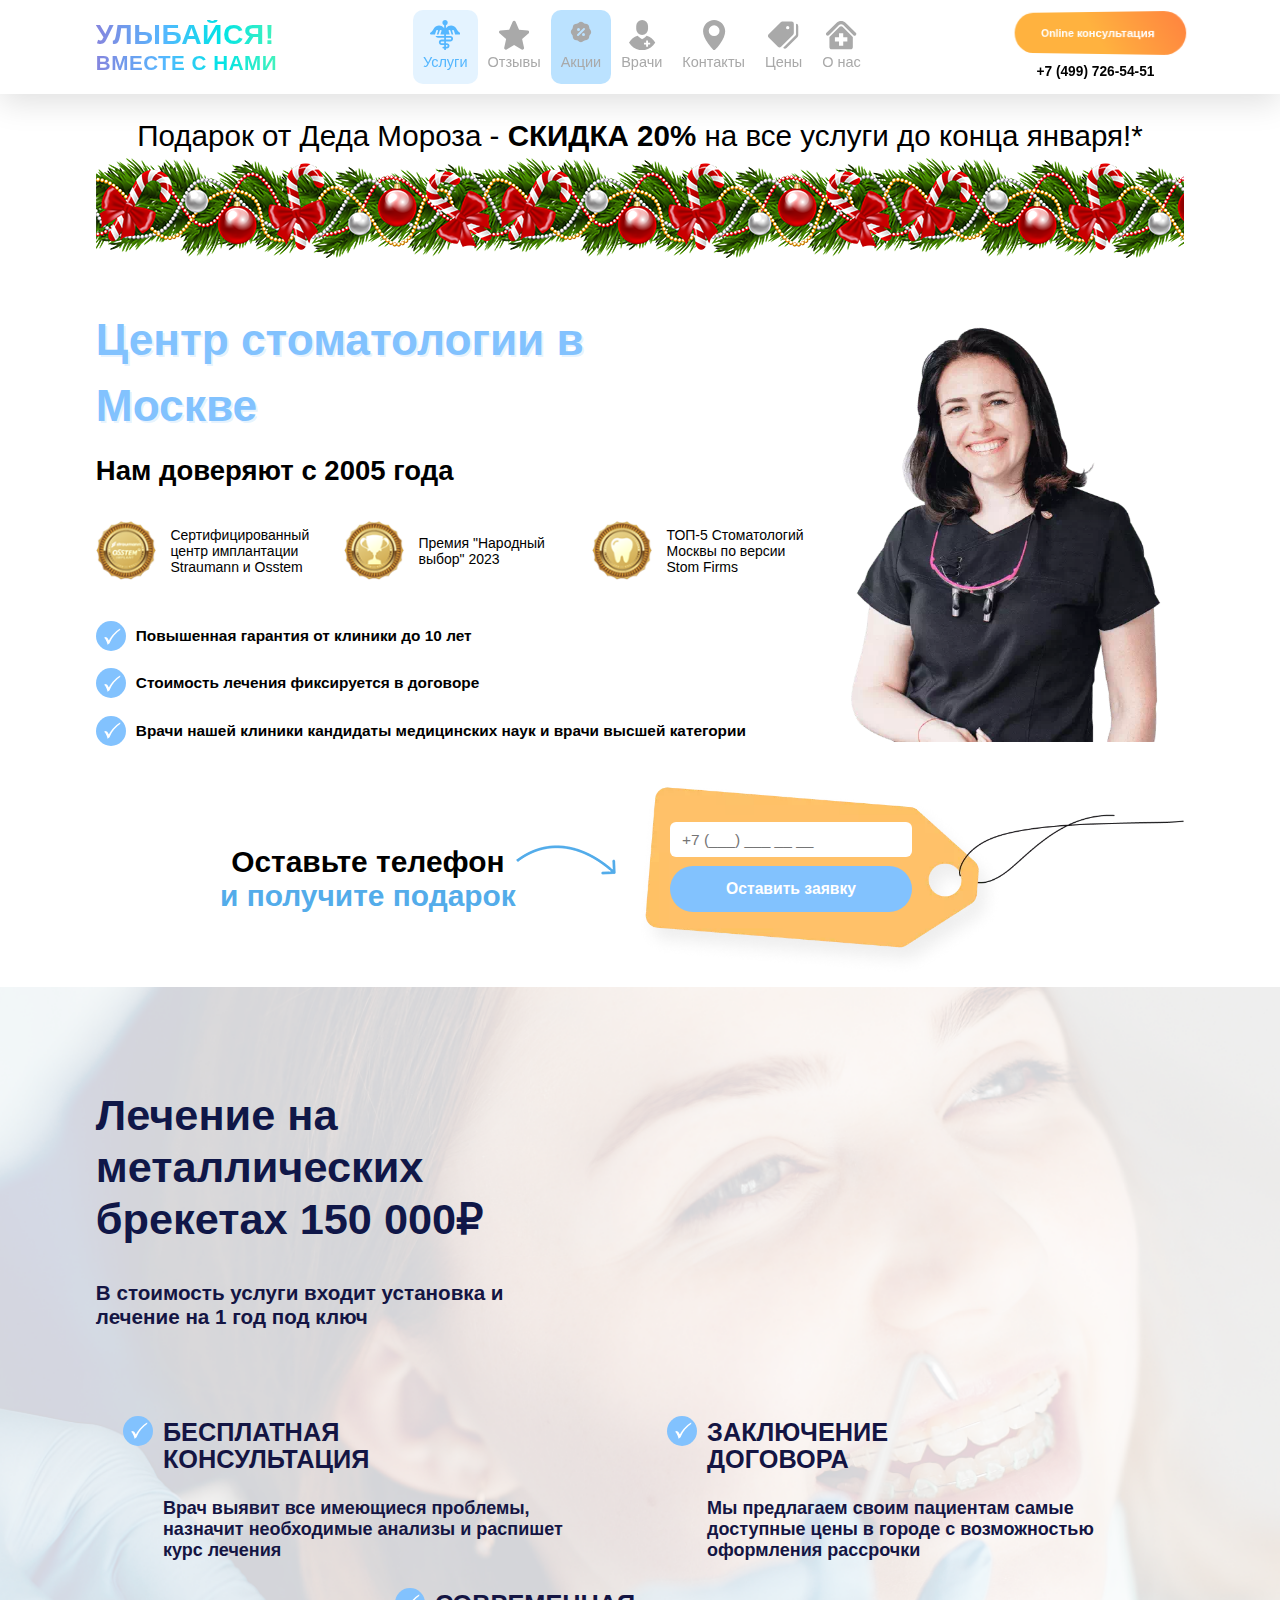
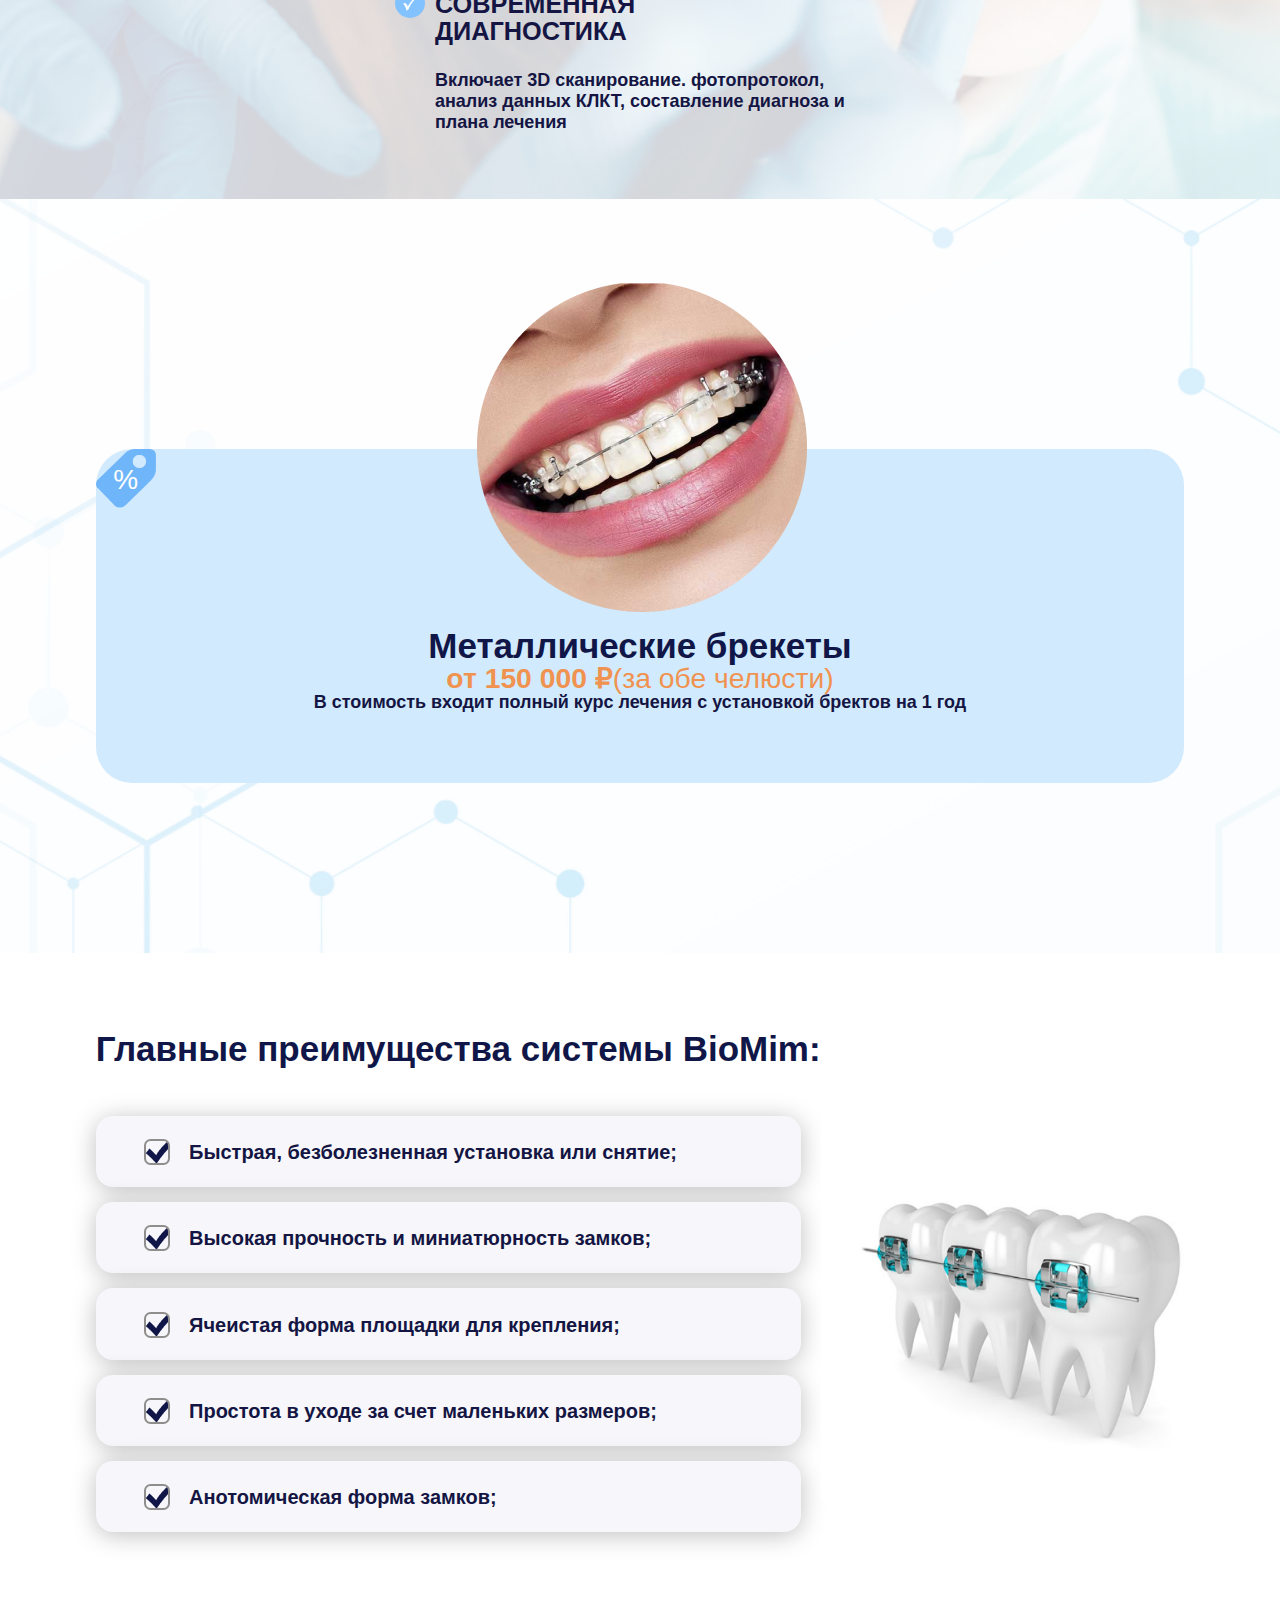
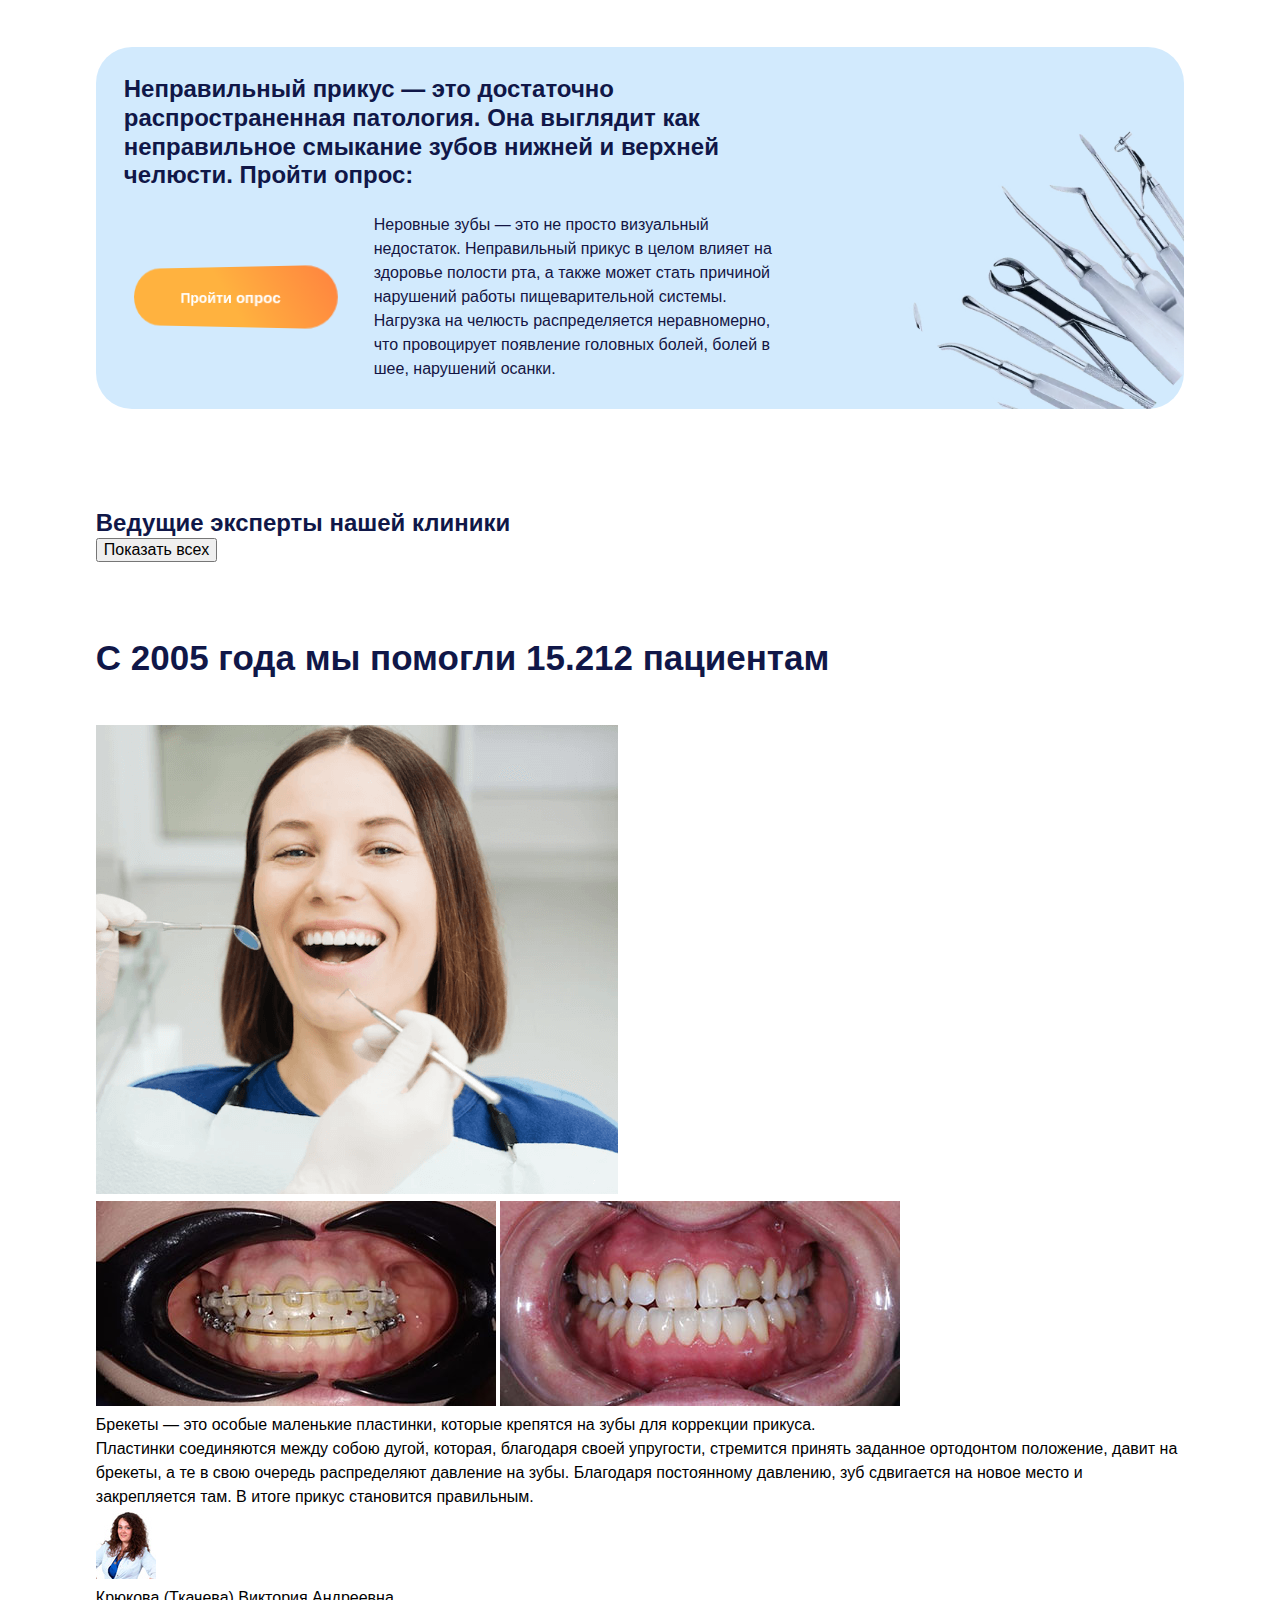
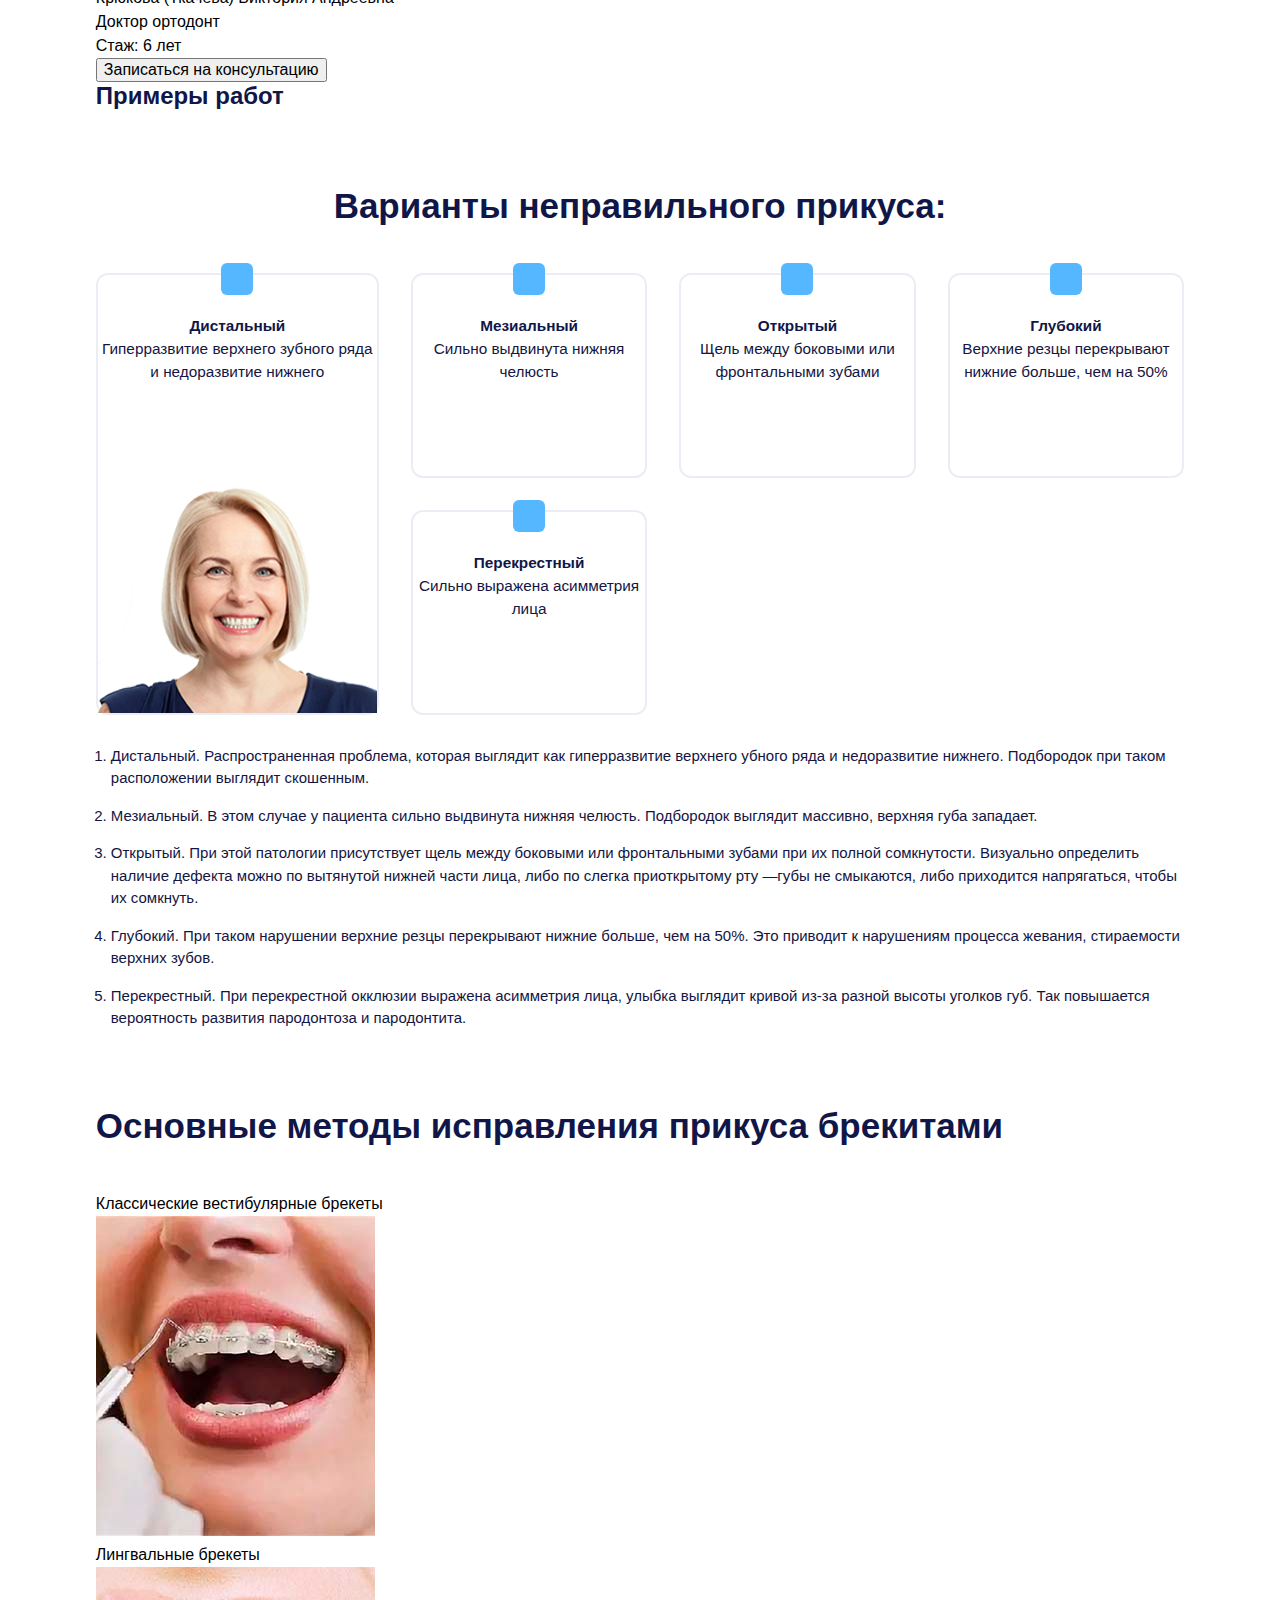
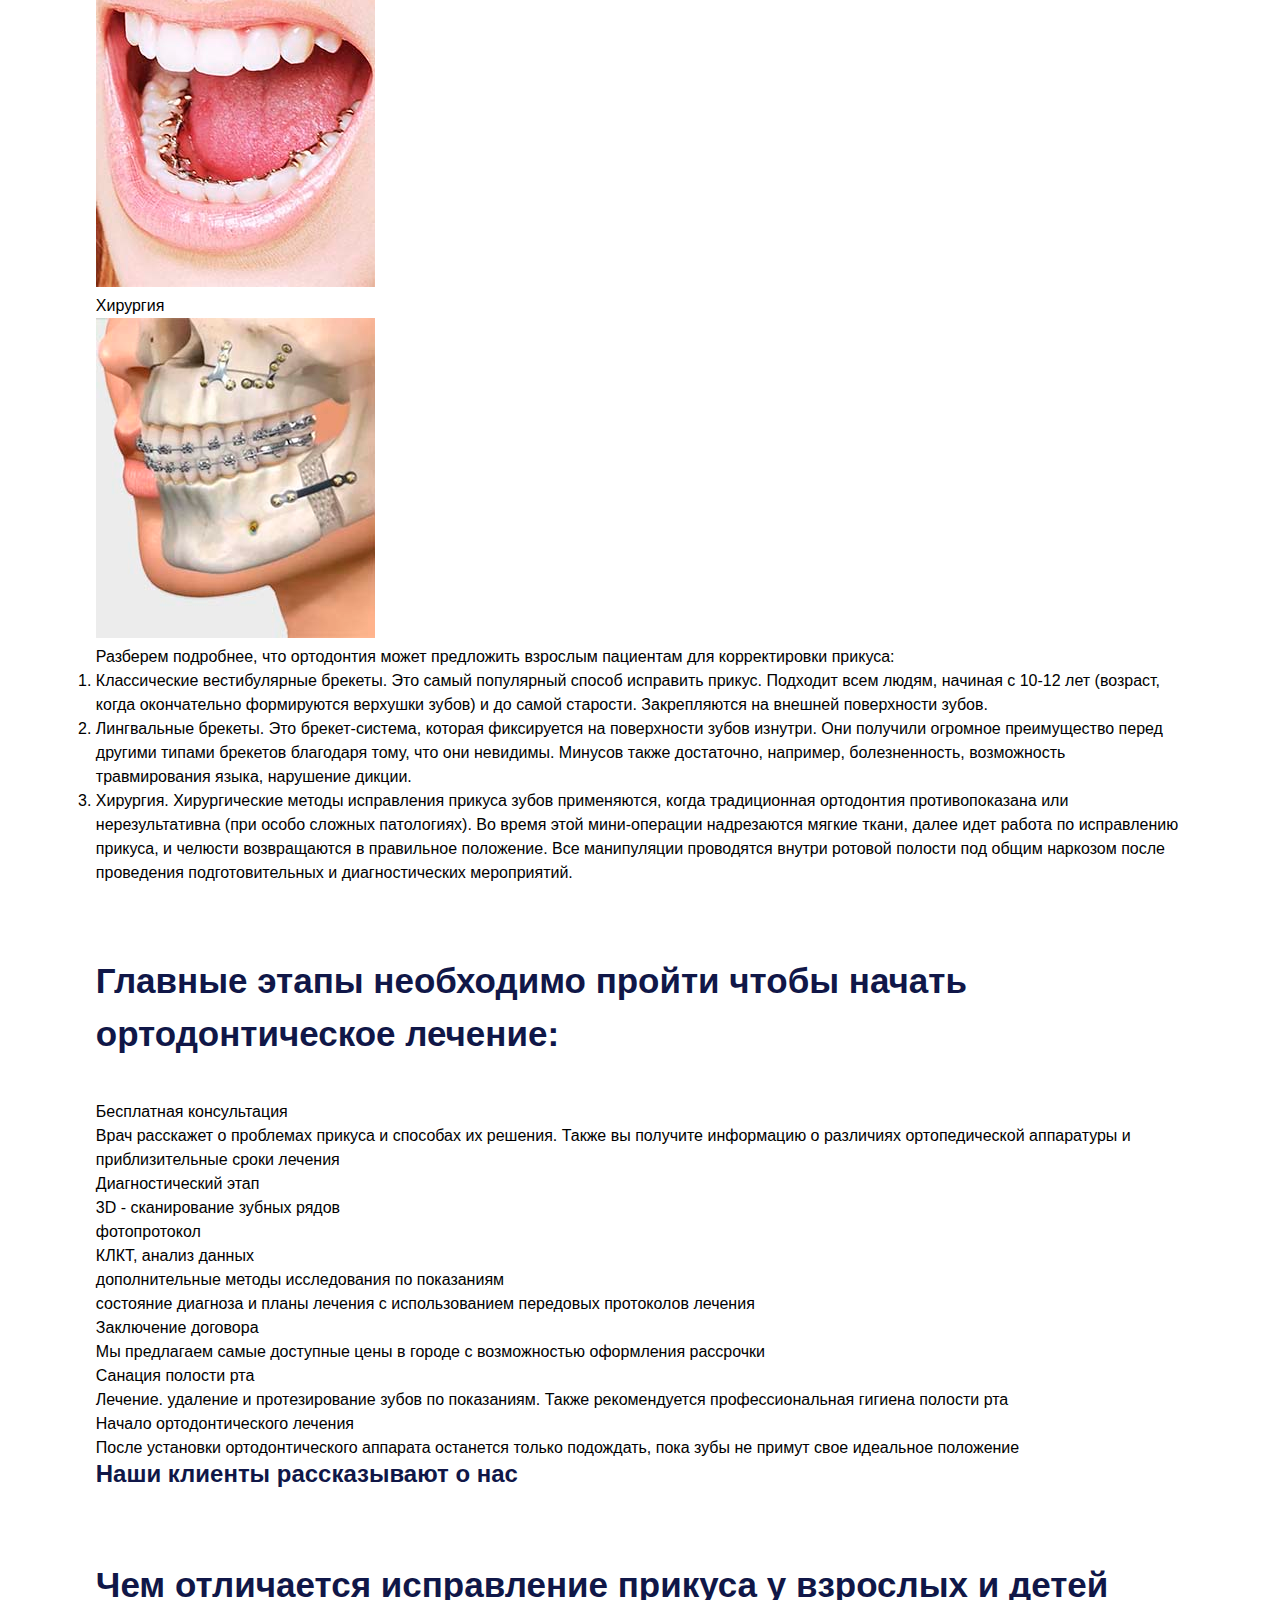
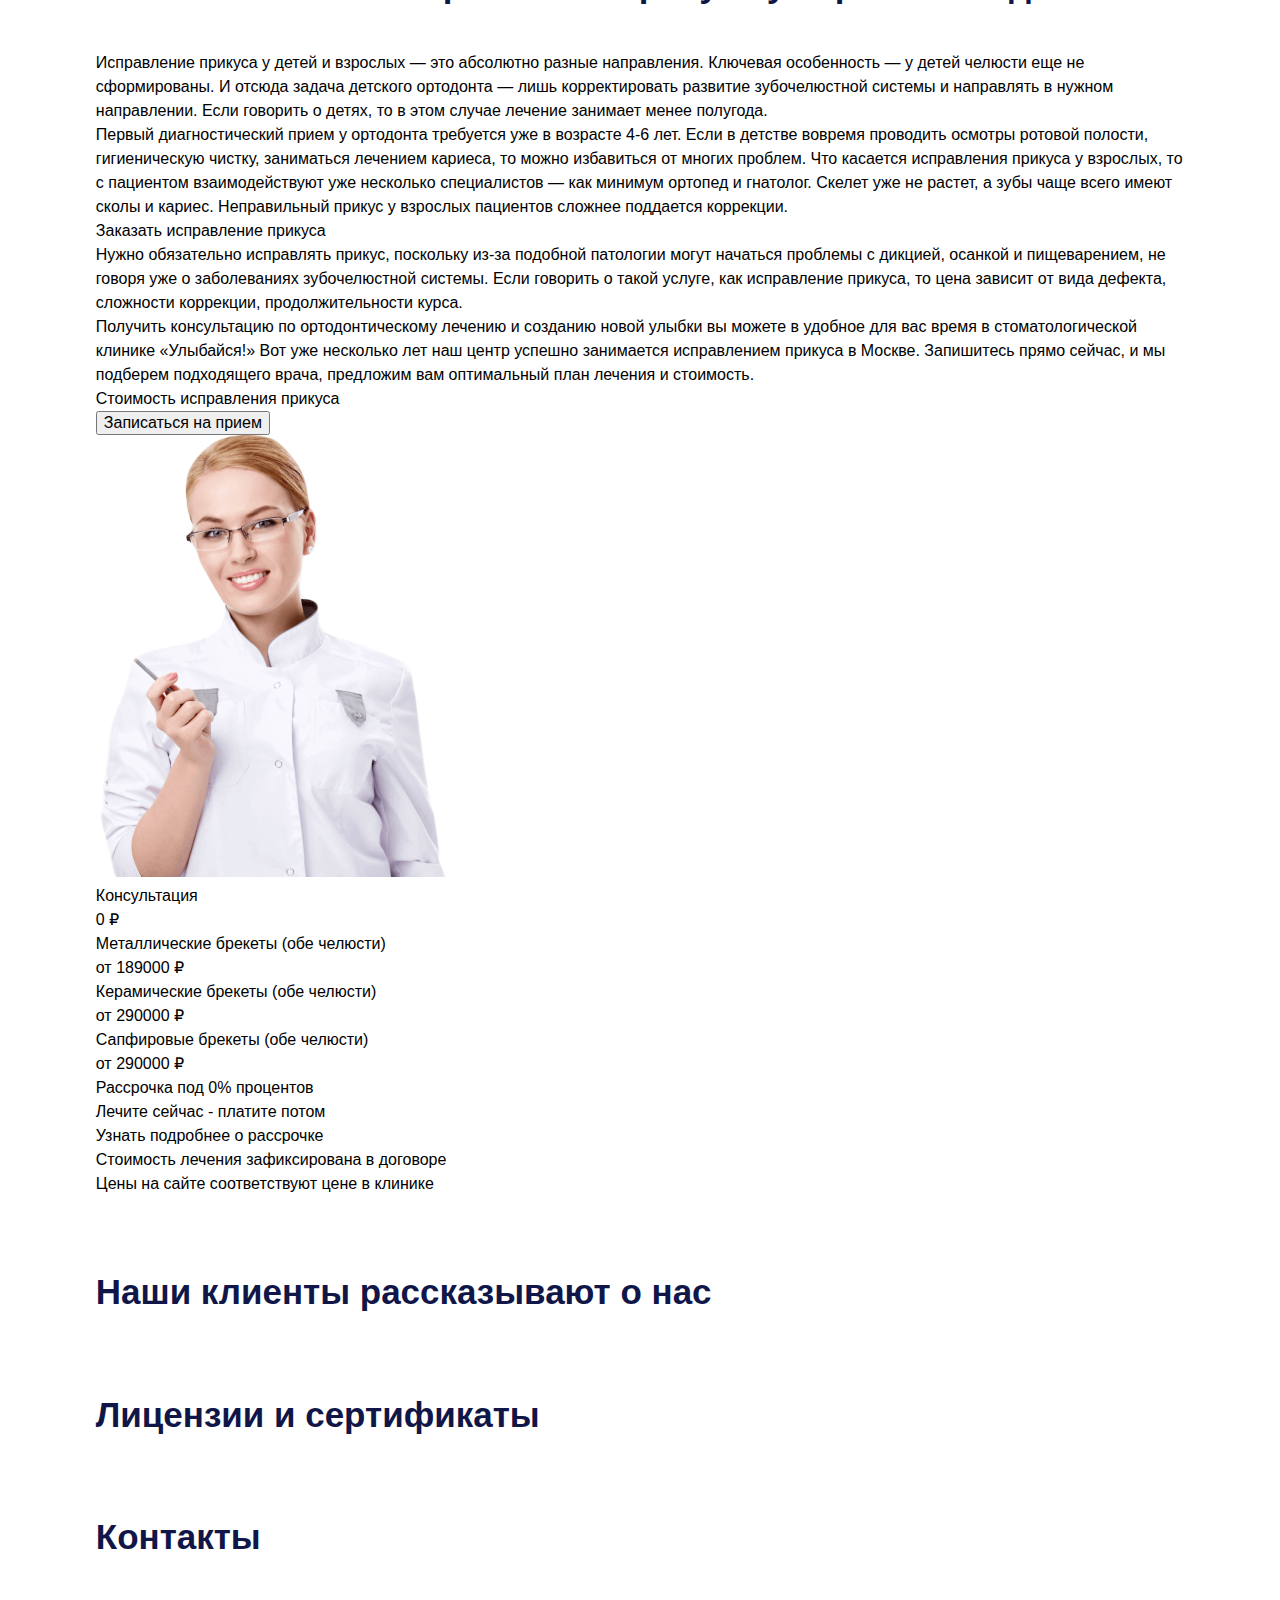
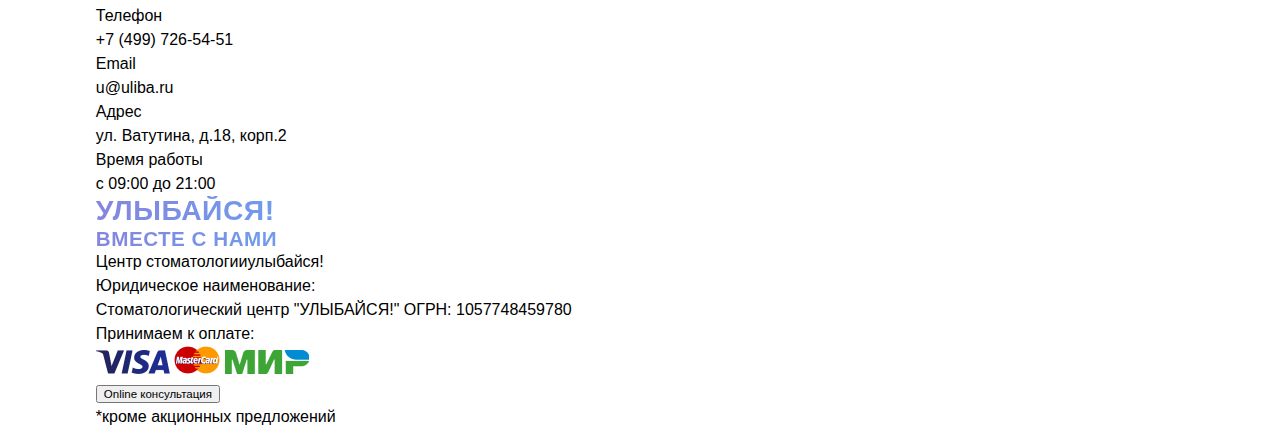
<file: index.html>
<!DOCTYPE html>
<html lang="ru">
<head>
    <meta charset="UTF-8">
    <meta name="viewport" content="width=device-width, initial-scale=1.0">
    <link rel="preconnect" href="https://fonts.googleapis.com">
    <link rel="stylesheet" href="./styles/globals.css" />
    <link rel="stylesheet" href="./styles/variables.css">
    <link rel="stylesheet" href="./styles/style.css" />
    <link rel="stylesheet" href="./styles/header.css" />
    <link rel="stylesheet" href="./styles/promotion-ng.css">
    <link rel="stylesheet" href="./styles/about.css">
    <link rel="stylesheet" href="./styles/content.css">
    <link rel="stylesheet" href="./styles/animation.css" />
    <title>Document</title>
</head>
<body class="page">
    <!-- Шапка -->
    <header class="header">
    <div class="header__content content-section">
        <a href="" class="header__logo">
            <span class="header__logo-text">Улыбайся!</span>
            <span class="header__logo-text-small">вместе с нами</span>
        </a>
        <nav class="header__menu">
            <ul class="header__links-list">
                <li class="header__links-list-item">
                    <a href="" class="header__links-list-item-link header__links-list-item-link-active">
                        <svg class="icon" xmlns="http://www.w3.org/2000/svg" viewBox="0 0 24 24">
                            <path d="m23.735 10.158-.276-.22c-.687-.55-1.349-1.18-1.78-1.871l-1.088-1.74c-.751-1.201-2.233-1.948-3.868-1.948-1.433 0-2.772.582-3.585 1.556l-.482.58V4.09a2.106 2.106 0 0 0 1.406-1.98c0-1.163-.946-2.109-2.11-2.109-1.163 0-2.109.946-2.109 2.11 0 .915.59 1.688 1.406 1.98v2.424l-.482-.579c-.813-.975-2.152-1.557-3.585-1.557-1.635 0-3.117.747-3.868 1.948l-1.087 1.74c-.432.691-1 1.32-1.687 1.87l-.276.221a.703.703 0 0 0 .439 1.253h3.243l1.012-3.035a.703.703 0 1 1 1.333.445l-.863 2.59h1.33L7.77 8.376a.703.703 0 1 1 1.333.445l-.862 2.59h3.008v1.34H4.348a2.106 2.106 0 0 0 1.98 1.406h4.921v1.406H9.14c-1.163 0-2.11.947-2.11 2.11 0 1.163.947 2.11 2.11 2.11h2.11v1.405h-.704a.703.703 0 1 0 0 1.407h.703v.703a.703.703 0 1 0 1.407 0v-.703h.703c1.163 0 2.11-.947 2.11-2.11 0-1.163-.947-2.11-2.11-2.11h-.703V16.97h3.515c1.163 0 2.11-.947 2.11-2.11 0-1.163-.947-2.11-2.11-2.11h-3.515v-1.34h3.009L14.8 8.82a.703.703 0 1 1 1.334-.444l1.012 3.035h1.33l-.863-2.59a.702.702 0 1 1 1.334-.445l1.011 3.035h3.338a.702.702 0 0 0 .438-1.253ZM11.25 18.376H9.14a.704.704 0 0 1 0-1.406h2.11v1.406Zm2.11 1.406a.704.704 0 0 1 0 1.406h-.703v-1.406h.703Zm2.812-5.625a.704.704 0 0 1 0 1.406h-3.515v-1.406h3.515Z"/>
                        </svg>
                        <span class="header__links-list-item-text">Услуги</span>
                    </a>
                </li>
                <li class="header__links-list-item">
                    <a href="" class="header__links-list-item-link">
                        <svg class="icon" xmlns="http://www.w3.org/2000/svg" viewBox="0 0 24 24">
                            <path d="M23.937 9.205a1.274 1.274 0 0 0-1.097-.876L15.912 7.7l-2.738-6.41a1.276 1.276 0 0 0-2.347 0L8.089 7.7l-6.93.63a1.278 1.278 0 0 0-.724 2.231l5.237 4.592-1.544 6.801a1.275 1.275 0 0 0 1.898 1.38L12 19.762l5.973 3.572a1.275 1.275 0 0 0 1.9-1.38l-1.545-6.8 5.237-4.593c.384-.337.53-.869.372-1.356Z"/>
                        </svg>
                        <span class="header__links-list-item-text">Отзывы</span>
                    </a>
                </li>
                <li class="header__links-list-item">
                    <a href="" class="header__links-list-item-link header__links-list-item-link-accent">
                        <svg class="icon" xmlns="http://www.w3.org/2000/svg" width="24" height="24">
                            <g clip-path="url(#a)">
                                <path fill-rule="evenodd" d="M9.405 2.897a4 4 0 0 1 5.02-.136l.17.136.376.32a2 2 0 0 0 .96.45l.178.022.493.04a4 4 0 0 1 3.648 3.468l.02.2.04.494a2 2 0 0 0 .36.996l.11.142.323.376a4 4 0 0 1 .136 5.02l-.136.17-.321.376a2 2 0 0 0-.45.96l-.022.178-.04.493a4 4 0 0 1-3.467 3.648l-.201.02-.493.04a2 2 0 0 0-.996.36l-.142.112-.377.32a4 4 0 0 1-5.02.137l-.17-.136-.375-.321a2 2 0 0 0-.96-.45l-.178-.021-.493-.04a4 4 0 0 1-3.648-3.468l-.021-.2-.04-.494a2 2 0 0 0-.36-.996l-.111-.142-.321-.377a4 4 0 0 1-.136-5.02l.136-.17.32-.375a2 2 0 0 0 .45-.96l.022-.178.04-.493A4 4 0 0 1 7.197 3.75l.2-.021.494-.04a2 2 0 0 0 .996-.36l.142-.111.376-.32v-.001ZM14.5 13a1.5 1.5 0 1 0 0 3 1.5 1.5 0 0 0 0-3Zm-.207-4.707-6 6a1 1 0 1 0 1.414 1.414l6-6a1 1 0 0 0-1.414-1.414ZM9.5 8a1.5 1.5 0 1 0 0 3 1.5 1.5 0 0 0 0-3Z" clip-rule="evenodd"/>
                            </g>
                            <defs>
                                <clipPath id="a">
                                    <path fill="#fff" d="M0 0h24v24H0z"/>
                                </clipPath>
                            </defs>
                        </svg>
                        <span class="header__links-list-item-text">Акции</span>
                    </a>
                </li>
                <li class="header__links-list-item">
                    <a href="" class="header__links-list-item-link">
                        <svg class="icon" xmlns="http://www.w3.org/2000/svg" viewBox="0 0 24 24">
                            <path d="M12 0a4.695 4.695 0 0 0-4.69 4.69v2.43A4.695 4.695 0 0 0 12 11.81a4.695 4.695 0 0 0 4.69-4.69V4.69A4.695 4.695 0 0 0 12 0ZM22.342 17.921a11.895 11.895 0 0 0-6.759-5.342.187.187 0 0 0-.187.046c-1.329 1.31-2.98 2.332-3.393 2.58-.44-.282-2.296-1.492-3.4-2.58a.187.187 0 0 0-.187-.046 11.892 11.892 0 0 0-6.758 5.343.188.188 0 0 0 0 .19C3.79 21.743 7.752 24 12 24c4.247 0 8.21-2.256 10.342-5.889a.187.187 0 0 0 0-.19Zm-3.964 1.4c0 .103-.099.182-.202.182h-1.27c-.104 0-.216.089-.216.192v1.314c0 .103-.056.182-.16.182h-1.14c-.104 0-.201-.079-.201-.182v-1.314c0-.103-.071-.192-.175-.192H13.69a.185.185 0 0 1-.19-.183v-1.13c0-.104.086-.188.19-.188h1.325c.103 0 .174-.084.174-.188V16.5c0-.103.097-.185.2-.185h1.129c.103 0 .171.082.171.185v1.319c0 .104.1.184.204.184h1.283c.103 0 .202.088.202.191v1.127Z"/>
                        </svg>
                        <span class="header__links-list-item-text">Врачи</span>
                    </a>
                </li>
                <li class="header__links-list-item">
                    <a href="" class="header__links-list-item-link">
                        <svg class="icon" xmlns="http://www.w3.org/2000/svg" viewBox="0 0 24 24">
                            <path d="M12 0C7.162 0 3.226 4.007 3.226 8.932c0 2.755 1.393 6.098 4.141 9.938a43.788 43.788 0 0 0 4.076 4.898.782.782 0 0 0 1.101.012c.084-.08 2.07-2.003 4.085-4.774 2.75-3.783 4.145-7.172 4.145-10.074C20.774 4.007 16.838 0 12 0Zm0 12.788a4.294 4.294 0 0 1-4.29-4.29A4.294 4.294 0 0 1 12 4.208a4.294 4.294 0 0 1 4.29 4.29 4.294 4.294 0 0 1-4.29 4.29Z"/>
                        </svg>
                        <span class="header__links-list-item-text">Контакты</span>
                    </a>
                </li>
                <li class="header__links-list-item">
                    <a href="" class="header__links-list-item-link">
                        <svg class="icon" xmlns="http://www.w3.org/2000/svg" viewBox="0 0 24 24">
                            <path d="M18.72 1.277h-7.369a1.76 1.76 0 0 0-1.244.516l-9.592 9.59a1.76 1.76 0 0 0 0 2.49l7.37 7.368a1.76 1.76 0 0 0 2.488 0l9.592-9.59c.33-.33.515-.779.515-1.246V3.037a1.76 1.76 0 0 0-1.76-1.76Zm-3.08 6.16a1.32 1.32 0 1 1 .001-2.64 1.32 1.32 0 0 1 0 2.64Z"/>
                            <path d="M22.24 3.037v8.192c0 .405-.162.795-.45 1.082l-9.746 9.747.15.15a1.76 1.76 0 0 0 2.488 0l8.801-8.8c.331-.33.517-.778.517-1.245V4.797a1.76 1.76 0 0 0-1.76-1.76Z"/>
                        </svg>
                        <span class="header__links-list-item-text">Цены</span>
                    </a>
                </li>
                <li class="header__links-list-item">
                    <a href="" class="header__links-list-item-link">
                        <svg class="icon" xmlns="http://www.w3.org/2000/svg" viewBox="0 0 24 24">
                            <path d="M12 5.01c-.809 0-1.572.79-2.146 1.364l-7.13 7.132v8.177c0 .895.728 1.621 1.624 1.621h15.308c.894 0 1.62-.726 1.62-1.621v-8.177l-7.13-7.132c-.573-.575-1.337-1.365-2.146-1.365Zm4.948 12.065h-3.282v3.282h-3.332v-3.282H7.051v-3.33h3.283V10.46h3.332v3.284h3.282v3.33Z"/>
                            <path d="m23.614 10.192-8.085-8.08c-1.887-1.887-5.17-1.887-7.061 0l-8.08 8.08a1.319 1.319 0 0 0 0 1.866c.496.497 1.365.497 1.862 0l8.082-8.084c.892-.89 2.444-.89 3.334 0l8.082 8.084a1.324 1.324 0 0 0 1.866 0 1.322 1.322 0 0 0 0-1.866Z"/>
                        </svg>
                        <span class="header__links-list-item-text">О нас</span>
                    </a>
                </li>
            </ul>
        </nav>
        <div class="header-container-contacts">
            <div class="header__contacts">
                <div class="button-accent">
                    <button class="button-1 header__button">Online консультация</button>
                </div>
                <a class="header__contacts-number" href="tel:+74997265451">
                    <span class="header__contacts-number-text">+7 (499) 726-54-51</span>
                    <svg class="icon" xmlns="http://www.w3.org/2000/svg" width="16" height="16" viewBox="0 0 512 512">
                        <path d="M164.9 24.6c-7.7-18.6-28-28.5-47.4-23.2l-88 24C12.1 30.2 0 46 0 64c0 247.4 200.6 448 448 448 18 0 33.8-12.1 38.6-29.5l24-88c5.3-19.4-4.6-39.7-23.2-47.4l-96-40c-16.3-6.8-35.2-2.1-46.3 11.6L304.7 368c-70.4-33.3-127.4-90.3-160.7-160.7l49.3-40.3c13.7-11.2 18.4-30 11.6-46.3l-40-96z"/>
                    </svg>
                </a>
            </div>
            <div class="header__contacts header__contacts-address">
                <p class="addres-location">г. Москва, ул. Ватутина, д. 18, корп. 2</p>
                <p class="address">ПН-ВС с 9 до 21</p>
            </div>
            <button class="header__menu-button" type="button">

            </button>
        </div>
    </div>
    </header>

    <!-- Основная часть -->
    <!-- Акция НГ -->

    <main class="main">
        <section class="main__section-promotion content-section">
            <p class="main__section-promotion-text">Подарок от Деда Мороза - <span class="main__section-promotion-text-accent">скидка 20%</span> на все услуги до конца января!*</p>
            <div class="main__section-promotion-image"></div>
        </section>

    <!-- Блок Преимущества -->
        <section class="main__section-about content-section">
            <div class="section-about-left">
                <p class="main__section-about-title">Центр стоматологии в Москве</p>
                <p class="main__section-about-accent">Нам доверяют с 2005 года</p>
                <ul class="section-about-list">
                    <li class="section-about-list-item">
                        <img class="section-about-image" src="./images/p1 (1).png" alt="">
                        <p class="section-about-list-item-text">Сертифицированный центр имплантации Straumann и Osstem</p>
                    </li>
                    <li class="section-about-list-item">
                        <img class="section-about-image" src="./images/p2 (1).png" alt="">
                        <p class="section-about-list-item-text">Премия "Народный выбор" 2023</p>
                    </li>
                    <li class="section-about-list-item">
                        <img class="section-about-image" src="./images/p3 (1).png" alt="">
                        <p class="section-about-list-item-text">ТОП-5 Стоматологий Москвы по версии Stom Firms</p>
                </ul>
                <ul class="section-advantages-list">
                    <li class="section-advantages-list-item">Повышенная гарантия от клиники до 10 лет</li>
                    <li class="section-advantages-list-item">Стоимость лечения фиксируется в договоре</li>
                    <li class="section-advantages-list-item">Врачи нашей клиники кандидаты медицинских наук и врачи высшей категории</li>
                </ul>
            </div>
            <div class="main__section-about-container-image">
                <img class="main__section-about-image" src="./images/block-1.webp" alt="">
            </div>
        </section>

    <!-- Форма с ценником -->
        <section class="section__form-prize content-section">
            <p class="prize-text">Оставьте телефон
                <br>
                <span class="prize-text-accent">и получите подарок</span>
            </p>
            <div class="form-container">
               <form class="form">
                    <label for="tel" class="visually-hidden">Ваш телефон</label>
                    <input class="form-tel" type="tel" placeholder="+7 (___) ___ __ __" id="tel"/>
                    <button class="form-button">Оставить заявку</button>
                </form>
             </div>
        </section>

        <section class="section__offer">
            <div class="content-section">
                <h1 class="title">Лечение на металлических брекетах 150 000₽</h1>
            <p class="section-text-accent">В стоимость услуги входит установка и лечение на 1 год под ключ</p>
            <ul class="section-offer-list">
                    <li class="section-offer-list-item">
                        <p class="offer-list-item-heading">Бесплатная консультация</p>
                        <p class="item-text-accent">Врач выявит все имеющиеся проблемы, назначит необходимые анализы и распишет курс лечения</p>
                    </li>
                    <li class="section-offer-list-item">
                        <p class="offer-list-item-heading">Заключение договора</p>
                        <p class="item-text-accent">Мы предлагаем своим пациентам самые доступные цены в городе с возможностью оформления рассрочки</p>
                    </li>
                    <li class="section-offer-list-item">
                        <p class="offer-list-item-heading">Современная диагностика</p>
                        <p class="item-text-accent">Включает 3D сканирование. фотопротокол, анализ данных КЛКТ, составление диагноза и плана лечения</p>
                    </li>
                </ul>
            </div>
         </section>
         <section class="section-container-offer-price">
            <div class="content-section content-section-accent-1 section-offer-price">
                <img class="section-offer-price-image" src="./images/ellipse-smile.png" alt="Красивая улыбка с брекетами">
                <div class="section-container-offer-price-text">
                    <p class="section-offer-price-heading">Металлические брекеты</p>
                    <p class="section-offer-price__text-color"><span class="section-offer-price__text-color-accent">от 150 000 ₽</span>(за обе челюсти)</p>
                    <p class="item-text-accent">В стоимость входит полный курс лечения с установкой бректов на 1 год</p>
                </div>
            </div>
         </section>
         <section class="content-section">
            <h2 class="section-title">Главные преимущества системы BioMim:</h2>
            <div class="container-about-method">
                <ul class="about-method-list">
                    <li class="about-method-list-item"><p class="about-method-list-item-text">Быстрая, безболезненная установка или снятие;</p></li>
                    <li class="about-method-list-item"><p class="about-method-list-item-text">Высокая прочность и миниатюрность замков;</p></li>
                    <li class="about-method-list-item"><p class="about-method-list-item-text">Ячеистая форма площадки для крепления;</p></li>
                    <li class="about-method-list-item"><p class="about-method-list-item-text">Простота в уходе за счет маленьких размеров;</p></li>
                    <li class="about-method-list-item"><p class="about-method-list-item-text">Анотомическая форма замков;</p></li>
                </ul>
                <img class="about-method-img" src="./images/teeth-white.png" alt="Картинка-иллюстрация брекетов на зубах">
            </div>
         </section>
         <section class="content-section content-section-accent-1 section-survey">
            <p class="section-heading section-survey-title">Неправильный прикус — это достаточно распространенная патология. Она выглядит как неправильное смыкание зубов нижней и верхней челюсти. Пройти опрос:</p>
            <div class="section-survey-button-container">
                <p class="section-survey-text"> Неровные зубы — это не просто визуальный недостаток. Неправильный прикус в целом влияет на здоровье полости рта, а также может стать причиной нарушений работы пищеварительной системы. Нагрузка на челюсть распределяется неравномерно, что провоцирует появление головных болей, болей в шее, нарушений осанки.</p>
                <div class="button-accent button-container">
                    <button class="button-1 section-survey-button">Пройти опрос</button>
                </div>
            </div>
         </section>
         <section class="content-section">
            <p class="section-heading">Ведущие эксперты нашей клиники</p>
            <button>Показать всех</button>
         </section>
         <section class="content-section">
            <p class="section-title">С 2005 года мы помогли <span class="">15.212 пациентам</span></p>
            <div>
                <img class="" src="./images/girl-smile.png" alt="Улыбающаяся девушка на приеме у стоматолога">
                <div class="">
                    <div class="">
                        <img class="" src="./images/prikus-before.jpg" alt="Фотография нарушения прикуса сразу после постановки брекет-системы">
                        <img class="" src="./images/prikus-after.jpg" alt="Фотография после снятия брекет-системы">
                    </div>
                    <p>Брекеты — это особые маленькие пластинки, которые крепятся на зубы для коррекции прикуса.</p>
                    <p>Пластинки соединяются между собою дугой, которая, благодаря своей упругости, стремится принять заданное ортодонтом положение, давит на брекеты, а те в свою очередь распределяют давление на зубы. Благодаря постоянному давлению, зуб сдвигается на новое место и закрепляется там. В итоге прикус становится правильным.</p>
                    <a>
                        <img class="" src="./images/Kryukova-700x946-PhotoRoom_60x0_917.jpg" alt="Фотография доктора Крюковой Виктории Андреевны">
                        <p>Крюкова (Ткачева) Виктория Андреевна</p>
                        <p>Доктор ортодонт</p>
                        <p>Стаж: 6 лет</p>
                    </a>
                    <button>Записаться на консультацию</button>
                </div>
            </div>
         </section>
         <section class="content-section">
            <p class="section-heading">Примеры работ</p>
         </section>
         <section class="content-section">
            <h2 class="section-title heading">Варианты неправильного прикуса:</h2>
            <ul class="section-prikus-list">
                <li class="section-prikus-list-item">
                    <p class="list-item-prikus-title">Дистальный</p>
                    <p class="list-item-prikus-text">Гиперразвитие верхнего зубного ряда и недоразвитие нижнего</p>
                    <img class="list-item-prikus-img" src="./images/prem.png" alt="Улыюающаяся женщина">
                </li>
                <li class="section-prikus-list-item">
                    <p class="list-item-prikus-title">Мезиальный</p>
                    <p class="list-item-prikus-text">Сильно выдвинута нижняя челюсть</p>
                </li>
                <li class="section-prikus-list-item">
                    <p class="list-item-prikus-title">Открытый</p>
                    <p class="list-item-prikus-text">Щель между боковыми или фронтальными зубами</p>
                </li>
                <li class="section-prikus-list-item">
                    <p class="list-item-prikus-title">Глубокий</p>
                    <p class="list-item-prikus-text">Верхние резцы перекрывают нижние больше, чем на 50%</p>
                </li>
                <li class="section-prikus-list-item">
                    <p class="list-item-prikus-title">Перекрестный</p>
                    <p class="list-item-prikus-text">Сильно выражена асимметрия лица</p>
                </li>
            </ul>
            <ol class="section-text-prikus-list">
                <li>Дистальный. Распространенная проблема, которая выглядит как гиперразвитие верхнего убного ряда и недоразвитие нижнего. Подбородок при таком расположении выглядит скошенным.</li>
                <li>Мезиальный. В этом случае у пациента сильно выдвинута нижняя челюсть. Подбородок выглядит массивно, верхняя губа западает.</li>
                <li>Открытый. При этой патологии присутствует щель между боковыми или фронтальными зубами при их полной сомкнутости. Визуально определить наличие дефекта можно по вытянутой нижней части лица, либо по слегка приоткрытому рту —губы не смыкаются, либо приходится напрягаться, чтобы их сомкнуть.</li>
                <li>Глубокий. При таком нарушении верхние резцы перекрывают нижние больше, чем на 50%. Это приводит к нарушениям процесса жевания, стираемости верхних зубов.</li>
                <li>Перекрестный. При перекрестной окклюзии выражена асимметрия лица, улыбка выглядит кривой из-за разной высоты уголков губ. Так повышается вероятность развития пародонтоза и пародонтита.</li>
            </ol>
         </section>
         <section class="content-section">
            <h2 class="section-title">Основные методы исправления прикуса брекитами</h2>
            <ul>
                <li>
                    <p class="list-item__title">Классические вестибулярные брекеты</p>
                    <img class src="./images/metod1.jpg" alt="Фотография классических вестибулярных брекетов">
                </li>
                <li>
                    <p class="list-item__title">Лингвальные брекеты</p>
                    <img class src="./images/metod2.jpg" alt="Фотография лингвальных брекетов">
                </li>
                <li>
                    <p class="list-item__title">Хирургия</p>
                    <img class="" src="./images/metod4.jpg" alt="Иллюстрация хирургического вмешательства">
                </li>
            </ul>
            <p>Разберем подробнее, что ортодонтия может предложить взрослым пациентам для корректировки прикуса:</p>
            <ol>
                <li>Классические вестибулярные брекеты. Это самый популярный способ исправить прикус. Подходит всем людям, начиная с 10-12 лет (возраст, когда окончательно формируются верхушки зубов) и до самой старости. Закрепляются на внешней поверхности зубов.</li>
                <li>Лингвальные брекеты. Это брекет-система, которая фиксируется на поверхности зубов изнутри. Они получили огромное преимущество перед другими типами брекетов благодаря тому, что они невидимы. Минусов также достаточно, например, болезненность, возможность травмирования языка, нарушение дикции.</li>
                <li>Хирургия. Хирургические методы исправления прикуса зубов применяются, когда традиционная ортодонтия противопоказана или нерезультативна (при особо сложных патологиях). Во время этой мини-операции надрезаются мягкие ткани, далее идет работа по исправлению прикуса, и челюсти возвращаются в правильное положение. Все манипуляции проводятся внутри ротовой полости под общим наркозом после проведения подготовительных и диагностических мероприятий.</li>
            </ol>
         </section>
         <section>
            <div class="content-section">
                <h2 class="section-title">Главные этапы необходимо пройти чтобы начать ортодонтическое лечение:</h2>
                <ul>
                    <li>
                        <p>Бесплатная консультация</p>
                        <p>Врач расскажет о проблемах прикуса и способах их решения. Также вы получите информацию о различиях ортопедической аппаратуры и приблизительные сроки лечения </p>
                    </li>
                    <li>
                        <p>Диагностический этап</p>
                        <ul>
                            <li>3D - сканирование зубных рядов</li>
                            <li>фотопротокол</li>
                            <li>КЛКТ, анализ данных</li>
                            <li>дополнительные методы исследования по  показаниям</li>
                            <li>состояние диагноза и планы лечения с использованием передовых протоколов лечения</li>
                        </ul>
                    </li>
                    <li>
                        <p>Заключение договора</p>
                        <p>Мы предлагаем самые доступные цены в городе с возможностью оформления рассрочки</p>
                    </li>
                    <li>
                        <p>Санация полости рта</p>
                        <p>Лечение. удаление и протезирование зубов по показаниям. Также рекомендуется профессиональная гигиена полости рта</p>
                    </li>
                    <li>
                        <p>Начало ортодонтического лечения</p>
                        <p>После установки ортодонтического аппарата останется только подождать, пока зубы не примут свое идеальное положение</p>
                    </li>
                </ul>
            </div>
         </section>
         <section class="content-section">
            <p class="section-heading">Наши клиенты рассказывают о нас</p>
         </section>
         <form>

         </form>
         <section class="content-section">
            <h2 class="section-title">Чем отличается исправление прикуса у взрослых и детей</h2>
            <p>Исправление прикуса у детей и взрослых — это абсолютно разные направления. Ключевая особенность — у детей челюсти еще не сформированы. И отсюда задача детского ортодонта — лишь корректировать развитие зубочелюстной системы и направлять в нужном направлении. Если говорить о детях, то в этом случае лечение занимает менее полугода.</p>
            <p>Первый диагностический прием у ортодонта требуется уже в возрасте 4-6 лет. Если в детстве вовремя проводить осмотры ротовой полости, гигиеническую чистку, заниматься лечением кариеса, то можно избавиться от многих проблем. Что касается исправления прикуса у взрослых, то с пациентом взаимодействуют уже несколько специалистов — как минимум ортопед и гнатолог. Скелет уже не растет, а зубы чаще всего имеют сколы и кариес. Неправильный прикус у взрослых пациентов сложнее поддается коррекции.</p>
            <div>
                <p>Заказать исправление прикуса</p>
                <p>Нужно обязательно исправлять прикус, поскольку из-за подобной патологии могут начаться проблемы с дикцией, осанкой и пищеварением, не говоря уже о заболеваниях зубочелюстной системы. Если говорить о такой услуге, как исправление прикуса, то цена зависит от вида дефекта, сложности коррекции, продолжительности курса.</p>
                <p>Получить консультацию по ортодонтическому лечению и созданию новой улыбки вы можете в удобное для вас время в стоматологической клинике «Улыбайся!» Вот уже несколько лет наш центр успешно занимается исправлением прикуса в Москве. Запишитесь прямо сейчас, и мы подберем подходящего врача, предложим вам оптимальный план лечения и стоимость.</p>
            </div>
         </section>
         <section class="content-section">
            <div class="contet-section-accent-2">
                <div>
                    <p class=""> Стоимость исправления прикуса</p>
                <button>Записаться на прием</button>
                </div>
                <img class="" src="./images/appointment-2.png" alt="Фотография врача-ортодонта">
                <ul>
                    <li>
                        <p>Консультация</p>
                        <p>0 ₽</p>
                    </li>
                    <li>
                        <p>Металлические брекеты (обе челюсти)</p>
                        <p>от 189000 ₽</p>
                    </li>
                    <li>
                        <p>Керамические брекеты (обе челюсти)</p>
                        <p>от 290000 ₽</p>
                    </li>
                    <li>
                        <p>Сапфировые брекеты (обе челюсти)</p>
                        <p>от 290000 ₽</p>
                    </li>
                </ul>
            </div>
            <div class="contet-section-accent-2 contet-section-accent-2-bg-img">
                <div>
                    <p class="info-banner__title">Рассрочка под 0% процентов</p>
                    <p class="info-banner__text">Лечите сейчас - платите потом</p>
                </div>
                <a class="" target="_blank" href="/pdf/rassrochka.pdf">Узнать подробнее о рассрочке</a>
            </div>
            <div class="contet-section-accent-2 contet-section-accent-2bg-img-2">
                <p class="info-banner__title">Стоимость лечения зафиксирована в договоре</p>
                <p class="info-banner__text">Цены на сайте соответствуют цене в клинике</p>
            </div>
         </section>
         <section class="content-section">
            <p class="section-title">Наши клиенты рассказывают о нас</p>
         </section>
         <section class="content-section">
            <p class="section-title">Лицензии и сертификаты</p>
         </section>
         <section class="content-section">
            <div>
                <p class="section-title">Контакты</p>
                <div>
                    <ul>
                        <li>
                            <p>Телефон</p>
                            <a href="tel:+74997265451" class="">+7 (499) 726-54-51</a>
                        </li>
                        <li>
                            <p>Email</p>
                            <a href="mailto:u@uliba.ru">u@uliba.ru</a>
                        </li>
                        <li>
                            <p>Адрес</p>
                            <p>ул. Ватутина, д.18, корп.2</p>
                        </li>
                        <li>
                            <p>Время работы</p>
                            <p>с 09:00 до 21:00</p>
                        </li>
                    </ul>
                </div>
            </div>
         </section>
    </main>
    <footer class="footer">
        <div class="content-section">
            <a href="" class="header__logo">
                <span class="header__logo-text">Улыбайся!</span>
                <span class="header__logo-text-small">вместе с нами</span>
            </a>
            <p>Центр стоматологии<span>улыбайся!</span></p>
            <div>
                <p class="">Юридическое наименование:</p>
                <p>Стоматологический центр "УЛЫБАЙСЯ!" ОГРН: 1057748459780</p>
            </div>
            <div>
                <p class="top">Принимаем к оплате:</p>
                <img class="" src="./images/visa.png" alt="Банковские карты платежной системы Visa">
                <img class="" src="./images/mc.png" alt="Банковские карты платежной системы MasterCard">
                <img class="" src="./images/mir.png" alt="Банковские карты платежной системы Мир">
            </div>
            <button class="header__button">Online консультация</button>
            <p class="footer__item-note">*кроме акционных предложений</p>
        </div>
    </footer>
</body>
</html>
</file>
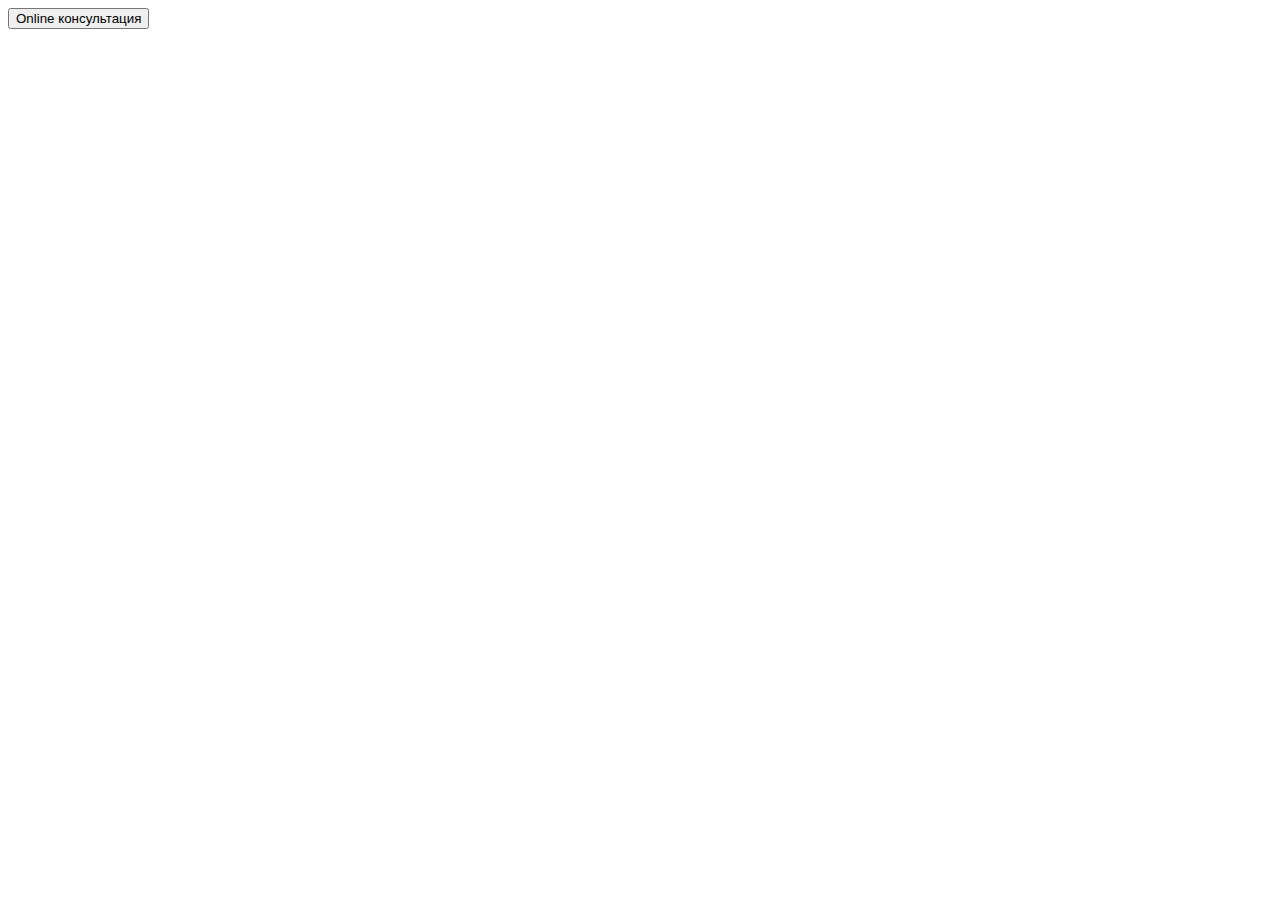
<file: dialog.html>
<!DOCTYPE html>
<html lang="en">
<head>
    <meta charset="UTF-8">
    <meta name="viewport" content="width=device-width, initial-scale=1.0">
    <link rel="stylesheet" href="./styles/dialog-form.css">
    <title>Document</title>
</head>
<body>
    <dialog id="dialog-form-modal" class="dialog">
        <p class="dialog-form-text">Запишитесь на бесплатную консультацию к врачу</p>
        <p class="dialog-form-text dialog-form-text-small">Оставьте заявку или позвоните по телефону</p>
        <form class="dialog-form">
            <label for="name" class="dialog-form-label">
                Ваше имя
                <input class="dialog-form-input" type="text" placeholder="Ваше ФИО" id="name">
            </label>
            <label for="tel" class="dialog-form-label">
                Введите телефон
                <input class="dialog-form-input" type="tel" class="" placeholder="+7 (___) ___ __ __"  id="tel">
            </label>
            <button type="submit" class="dialog-form-button">Записаться на консультацию</button>
            <label class="label-chekbox">
                <input type="checkbox" class="visually-hidden" checked="">
                <span class="chek-box"></span>
                <p class="form__checkbox-text">
                  Даю согласие на обработку персональных
                </p>
            </label>
        </form>
        <form class="dalog-form-close" method="dialog">
            <button class="close-button">
              <span class="visually-hidden">Закрыть окно</span>
            </button>
        </form>
    </dialog>
</body>
</html>

<button class="header__button"
                        type="button"
                        onclick="window['dialog-form-modal'].showModal()"
                        aria-controls="dialog-form-modal"
                        >Online консультация</button>
</file>
<file: styles/globals.css>
*,
*::after,
*::before {
  box-sizing: border-box;
}

body {
  margin: 0;
}

h1,
h2,
h3,
h4,
h5,
h6,
p,
ul,
ol,
li {
  margin: 0;
  padding: 0;
}

a {
  color: inherit;
  text-decoration: none;
}

button,
input {
  color: currentColor;
  font-family: inherit;
  font-size: inherit;
}

ul {
  list-style: none;
}

.visually-hidden {
    position: absolute;
    inline-size: 1px;
    block-size: 1px;
    overflow: hidden;
    clip: rect(0 0 0 0);
    clip-path: inset(50%);
    white-space: nowrap;
  }
</file>
<file: styles/variables.css>
:root {

    --main-bg-image:;
    --heading-color: rgba(16, 23, 72, 1);
    --accent-color-1: #55b7ff;
    --border-color:;
    --title-text-color:;
    --text-color: rgba(20, 21, 67, 1);
    --text-color-accent: rgba(240, 146, 80, 1);
    --text-size:;

}
</file>
<file: styles/style.css>
.page {
    min-inline-size: 320px;
    min-block-size: 100dvb;
    font-family: 'Montserrat', sans-serif;
    font-size: 16px;
    font-weight: 400;
    line-height: 1.5;
}

/* .main {
    display: flex;
    flex-direction: column;
    gap: clamp(2.188rem, 0.821rem + 5.605vw, 6.875rem); 35px 110px
} */


.content-section {
    inline-size: clamp(22.5rem, 2.552rem + 81.839vw, 90.938rem); /* секция контента 360*1455 */ /*clamp(45rem, -1.875rem + 93.75vw, 82.5rem);*/
    margin: auto;
}

/* .main .content-section {
    margin-block-end: clamp(2.188rem, 0.821rem + 5.605vw, 6.875rem); 35px 110px
} */


.section-title {
    font-size: clamp(1.563rem, 1.289rem + 1.121vw, 2.5rem); /*25px 450px */
    font-weight: 700;
    margin-block-start: 70px;
    margin-block-end: 40px;
    color: var(--heading-color);
}

.section-heading {
    font-size: clamp(1rem, 0.781rem + 0.897vw, 1.75rem); /*16px 28px */
    font-weight: 700;
    line-height: 1.2;
    color: var(--heading-color);
}

.section-advantages-list-item::before,
.section-offer-list-item::before {
    content: "";
    position: absolute;
    display: block;
    inline-size: 30px;
    block-size: 30px;
    top: -3px;
    left: -40px;
    background: #82c2fe url(../images/check.png) center center no-repeat;
    border-radius: 50%;
}

.content-section-accent-1 {
    background-color: #D2EAFD;
    border-radius: 36px;
}

.button-accent {
    perspective: 400px;
}

.button-1 {
    font-size: clamp(0.813rem, 0.758rem + 0.224vw, 1rem); /*13px 16px */
    font-weight: 700;
    border-radius: 80px;
    padding: 15px 30px;
    color: #fff;
    background: linear-gradient(282.31deg, rgba(255, 255, 255, 0) 45.44%, rgba(255, 255, 255, 0) 55.69%), linear-gradient(59.13deg, #FFB23F 49.38%, #FF3F3F 171.34%);
    border: none;
    position: relative;
    transform: rotateY(-15deg);
    cursor: pointer;
    overflow: hidden;
}

.button-1::after {
    content: "";
    block-size: 200%;
    inline-size: 8px;
    top: 0;
    left: -100%;
    background: #fff;
    opacity: 0.5;
    position: absolute;
    transform: rotate(35deg) translateY(-25%);
    animation: buttonslide 1.5s linear 0.2s infinite;
}

.button-1:focus-visible {
    outline: none;
}

.button-1:hover {
    transform: rotateY(-15deg) scale(1.02);
}

 /* Форма с ценником */

.section__form-prize {
    display: grid;
    grid-template-columns: repeat( 2, 1fr);
    padding-block-start: 30px;
}

/* Стили текста слева */

.prize-text {
    font-size: clamp(1.125rem, 0.817rem + 1.315vw, 2rem);
    font-weight: 600;
    line-height: normal;
    text-align: center;
    position: relative;
    justify-self: center;
    align-self: center;
}

.prize-text-accent {
    color: #53acea;
}

.prize-text::after {
    content: "";
    block-size: 100px;
    inline-size: 100px;
    background-image: url(../images/bf.png);
    background-repeat: no-repeat;
    position: absolute;
    top: 0;
}

/* Стили формы справа */

.form-container {
    inline-size: 100%;
    block-size: 215px;
    background-image: url(../images/block-1-form.webp);
    background-repeat: no-repeat;
    background-size: 100% auto;
    background-position: center;
    padding: 50px 30px 65px;
}

.form {
    display: flex;
    flex-direction: column;
    gap: clamp(0.438rem, 0.371rem + 0.282vw, 0.625rem);
    max-inline-size: 50%;
}

.form-tel {
    padding: 6px 12px;
    border: none;
    font-size: clamp(0.875rem, 0.719rem + 0.313vw, 1rem);
    font-weight: 400;
    line-height: 1.5;
    border-radius: 0.375rem;
}

.form-button {
    border: none;
    border-radius: 80px;
    color: #fff;
    background-image: linear-gradient(282.31deg, rgba(255, 255, 255, 0) 45.44%, rgba(255, 255, 255, 0) 55.69%), linear-gradient(59.13deg, #82c2fe 49.38%, #82c2fe 171.34%);
    padding: clamp(0.625rem, 0.234rem + 0.781vw, 0.938rem);
    font-size: clamp(0.875rem, 0.831rem + 0.188vw, 1rem);
    font-weight: 700;
    font-family: inherit;
}

.video-container {
    display: flex;
    justify-content: center;
    margin-block-start: 200px;
}

.video-link {
    display: block;
    block-size: 128px;
    inline-size: 128px;
    background-image: url(../svg/video-play.svg);
    background-repeat: no-repeat;
    position: relative;
}

.video-link::after {
    content: '';
    height: calc(100% + 3.3rem);
    width: calc(100% + 3.6rem);
    background-image: url(../images/video-circle.png);
    background-repeat: no-repeat;
    background-size: contain;
    background-position: center;
    left: -40px;
    top: -40px;
    position: absolute;
    animation: circle 13s linear infinite;
}



/* Стили адаптации */

@media (800px < width < 1050px) {
    .prize-text::after {
        inline-size: 70px;
        background-size: contain;
    }

    .form-container {
        padding-block-start: 60px;
    }

    .form-tel {
        max-block-size: 188px;
        padding: 3px 10px;
    }
}

/* Стили адаптации под планшет и мобилку от 768*1024, с запасом от 800*1024*/

@media (width <= 800px) {

    .section__form-prize {
        grid-template-columns: 1fr;
        grid-template-rows: max-content 1fr;
    }

    .prize-text::after {
        display: none;
    }

    .form-container {
        display: flex;
        justify-content: center;
        align-items: center;
        padding: 0 0 15px 0;
        max-block-size: 169px;
        background-image: url(../images/block-1-form-m.webp);
        background-size: cover;
    }

    .section-title {
        text-align: center;
    }
}
</file>
<file: styles/header.css>
.header {
    display: flex;
    justify-content: center;
    background-color: rgba(255, 255, 255, 0.9);
    backdrop-filter: blur(6px);
    box-shadow: 0px 8px 32px rgba(0, 0, 0, 0.13);
    position: sticky;
    top: 0;
    z-index: 2;
}

.header__content {
    display: flex;
    justify-content: space-between;
    align-items: center;
    padding-block: 10px;
}

/* Стили лого */

.header__logo {
    display: flex;
    flex-direction: column;
    gap: 5px;
    font-weight: 800;
    line-height: 1;
    letter-spacing: 0.5px;
    text-transform: uppercase;
    background: linear-gradient(90deg, #8585DE 0%, #55B7FF 37.45%, #00E3E7 68.74%, #40F1BD 98.5%);
    -webkit-background-clip: text;
    -webkit-text-fill-color: transparent;
    cursor: pointer;
}

.header__logo-text {
   font-size: clamp(0.938rem, 0.573rem + 1.495vw, 2.188rem); /* clamp(1.125rem, 0.542rem + 2.392vw, 3.125rem); */ /*размер заголовка от 19пх до 50пх */ /*clamp(1.25rem, 0.938rem + 0.625vw, 1.5rem);*/
   /*font-size: clamp(1.875rem, 0.797rem + 2.155vw, 3.125rem);  от 30px до 50пх */
}

.header__logo-text-small {
    font-size: clamp(0.75rem, 0.513rem + 0.972vw, 1.563rem) /* clamp(0.813rem, 0.375rem + 1.794vw, 2.313rem);*/  /*размер заголовка от 13пх до 37пх*/ /* clamp(0.875rem, 0.563rem + 0.625vw, 1.125rem); */
    /*font-size: clamp(1.25rem, 0.334rem + 1.832vw, 2.313rem); размер заголовка от 20пх до 37пх*/
}

/* Стили меню */

.header__links-list {
    display: flex;
}

.header__links-list-item-link-accent {
    background-color: rgb(85 183 255 / 40%);
}

.header__links-list-item-link {
    color: #A9A9A9;
    font-size: clamp(0.625rem, 0.156rem + 0.938vw, 1rem);
    font-weight: 500;
    padding: 10px;
    border-radius: 10px;
    display: block;
    transition: 0.3s all;
    cursor: pointer;
}

.header__links-list-item-text {
    display: block;
    margin-block-start: 2px;
}

.icon {
    display: block;
    margin: auto;
    block-size: clamp(1.563rem, 1.016rem + 1.094vw, 2rem);
    fill: #A9A9A9;
}

.header__links-list-item-link-active {
    background-color: rgb(85 183 255 / 16%);
    color: rgb(85, 183, 255);
}

.header__links-list-item-link-active .icon {
    fill: rgb(85, 183, 255);
}

/* Стили состояния кнопок меню */

.header__links-list-item-link:hover {
    background-color: rgb(85 183 255 / 16%);
}





/* Стили контактов */
.header-container-contacts {
    display: flex;
    gap: 50px;
}

.header__contacts {
    display: flex;
    flex-direction: column;
    justify-content: center;
    align-items: center;
    gap: 5px;
    font-weight: 700;
}

/* .button-accent {
    perspective: 400px;
} */

/* .header__button {
    font-size: clamp(0.625rem, 0.469rem + 0.313vw, 0.75rem);
    font-weight: 700;
    padding: 15px 30px;
    border-radius: 80px;
    color: #fff;
    background: linear-gradient(282.31deg, rgba(255, 255, 255, 0) 45.44%, rgba(255, 255, 255, 0) 55.69%), linear-gradient(59.13deg, #FFB23F 49.38%, #FF3F3F 171.34%);
    border: none;
    position: relative;
    transform: rotateY(-15deg);
    cursor: pointer;
}

.header__button::after {
    content: "";
    block-size: 200%;
    inline-size: 8px;
    top: 0;
    left: -100%;
    background: #fff;
    opacity: 0.5;
    position: absolute;
    transform: rotate(35deg) translateY(-25%);
    animation: buttonslide 1.5s linear 0.2s infinite;
} */

.header__button {
    font-size: clamp(0.625rem, 0.469rem + 0.313vw, 0.75rem);
}


.header__contacts-number {
    display: block;
    cursor: pointer;
}

.header__contacts-number-text {
    font-size: clamp(0.625rem, 0.234rem + 0.781vw, 0.938rem);
}

.header__contacts-number .icon {
    display: none;
}

.header__menu-button {
    display: none;
}

.addres-location,
.address {
    font-size: 12px;
    font-weight: 400;
    position: relative;
}

.addres-location::before {
    content: '';
    inline-size: 9px;
    block-size: 15px;
    background-image: url(../images/geo.png);
    left: -20px;
    top: 0;
    position: absolute;
}

/* Стили состояния кнопки записи */

/* .header__button:hover {
    transform: rotateY(-15deg) scale(1.02);
} */

/* Стили состояния кнопки записи */
.header__logo:focus,
.header__links-list-item-link:focus,
.header__button:focus,
.header__contacts-number:focus {
    outline: none;
}

.header__logo:focus-visible,
.header__links-list-item-link:focus-visible,
.header__contacts-number:focus-visible {
    border-color: #86b7fe;
    box-shadow: 0 0 0 0.25rem rgba(13,110,253,.25);
}

.header__button:focus-visible {
    border-color: #FF3F3F;
}




/* Стили адаптации под планшет и мобилку от 768*1024, с запасом от 800*1024*/

@media (900px < width <= 1440px) {
    .header__contacts-address {
        display: none;
    }
}


@media (width <= 900px) {
    /* .header__logo-text {
        font-size: clamp(0.75rem, 0.309rem + 1.882vw, 1.25rem);
    }

    .header__logo-text-small {
        font-size: clamp(0.563rem, 0.232rem + 1.412vw, 0.938rem);
    } */

    /* .header__menu {
        position: fixed;
        z-index: 1;
        top: 0;
        left: 0;
        block-size: 100vh;
        inline-size: 270px;
        background-color: rgb(64, 137, 191);
        border-radius: 0 1.5rem 1.5rem 0;
        padding-top: 0.5rem;
        transition: 0.3s all;
        z-index: 2;

    } */

    .header__links-list {
        /* flex-direction: column; */
        display: none;
    }

    /* .header__links-list-item-link .icon {
        block-size: 24px;
        inline-size: 24px;
        margin: 0;
        fill: #fff;
    }

    .header__links-list-item-link {
        display: flex;
        align-items: center;
        gap: 15px;
        color: #fff;
        font-size: 16px;
        font-weight: 500;
        line-height: 1.5;
        padding: 10px 20px;
        border-bottom: 1px solid rgb(255 255 255 / 16%);
        position: relative;

    }

    .header__links-list-item-link::after {
        content: "";
        block-size: 0.75rem;
        inline-size: 0.75rem;
        border-top: 0.15rem solid white;
        border-right: 0.15rem solid white;
        transform: rotate(45deg);
        position: absolute;
        right: 25px;
        top: 50%;
    } */

    .header__menu-button {
        inline-size: 40px;
        block-size: 40px;
        border: none;
        background-color: transparent;
        background-image: url(../svg/menu-button.svg);
        background-repeat: no-repeat;
        background-position: center;
        background-size: contain;
        cursor: pointer;
    }

    /* .header__menu-button:active {

    }  */

    .header__contacts {
        flex-direction: row;
    }

    .header__contacts-number {
        inline-size: clamp(1.688rem, 1.522rem + 0.706vw, 1.875rem);
        block-size: clamp(1.688rem, 1.522rem + 0.706vw, 1.875rem);
        border-radius: 50%;
        background-image: linear-gradient(131.39deg, #82C2FE 26.09%, #82C2FE 49.23%, #82C2FE 67.94%);
    }

    .header__contacts-number-text {
        display: none;
    }

    .header__contacts-number .icon {
        display: block;
        fill: #fff;
        block-size: clamp(1.688rem, 1.522rem + 0.706vw, 1.875rem);
    }

    .header__contacts-address {
        display: none;
    }

}
</file>
<file: styles/promotion-ng.css>
.main__section-promotion-text {
    font-size: clamp(1rem, 0.648rem + 1.502vw, 2rem);
    text-align: center;
    margin-block-start: 20px;
}

.main__section-promotion-text-accent {
    font-weight: 700;
    text-transform: uppercase;
}

.main__section-promotion-image {
    /* inline-size: 100%; */
    block-size: 100px;
    background-image: url(../images/ny-100.png);
    background-repeat: repeat-x;
}

@media (width <= 800px) {
    .main__section-promotion-image {
        block-size: 50px;
        background-image: url(../images/ny-50.png);
    }
}
</file>
<file: styles/about.css>
.main__section-about {
    display: grid;
    grid-template-columns: 2fr 1fr;
    margin-block-start: clamp(2.5rem, 2.28rem + 0.939vw, 3.125rem);
    /* z-index: -1; */
}

.main__section-about-title {
    font-size: clamp(1.688rem, -0.109rem + 3.594vw, 3.125rem);
    font-weight: 800;
    color: #82C2FE;
    text-shadow: 2px 2px rgba(130, 194, 254, 0.2);
    margin-block-end: 10px;
    max-inline-size: 600px;
}

.main__section-about-accent {
    font-size: clamp(1.25rem, 0.469rem + 1.563vw, 1.875rem);
    font-weight: 600;
    margin-block-end: 30px;
}

.section-about-list {
    display: grid;
    grid-template-columns: repeat(3, 1fr);
    gap: clamp(0.625rem, 0.405rem + 0.939vw, 1.25rem);
    margin-block-end: 44px;
}

.section-about-list-item {
    display: flex;
    align-items: center;
    gap: clamp(0.625rem, 0.515rem + 0.469vw, 0.938rem);
}

.section-about-image {
    inline-size: clamp(2.5rem, 1.972rem + 2.254vw, 4rem);
}

.section-about-list-item-text {
    font-size: 14px;
    font-weight: 400;
    line-height: normal;
}

.section-advantages-list {
    display: flex;
    flex-wrap: wrap;
    justify-content: space-between;
    gap: 24px;
    margin-inline-start: 40px;
}

.section-advantages-list-item {
    position: relative;
    font-size: clamp(0.75rem, 0.662rem + 0.376vw, 1rem);
    font-weight: 700;
}

/* .section-advantages-list-item::before {
    content: "";
    position: absolute;
    display: block;
    inline-size: 30px;
    block-size: 30px;
    top: -3px;
    left: -40px;
    background: #82c2fe url(../images/check.png) center center no-repeat;
    border-radius: 50%;
} */

.main__section-about-container-image {
    display: flex;
    justify-content: end;
}

.main__section-about-image {
    inline-size: 100%;
    block-size: auto;
    object-fit: contain;
    object-position: bottom;
}


/* Стили адаптации под планшет от 768*1024, с запасом от 800*1024*/

@media (width <= 800px) {
    .section-about-list {
        display: flex;
        flex-wrap: wrap;
        margin-block-end: 30px;
    }

    .section-advantages-list {
        margin-inline-start: 30px;
        gap: 10px;
    }

    .section-advantages-list-item::before {
        left: -30px;
        top: 0;
        inline-size: 20px;
        block-size: 20px;
    }

    .main__section-about-title {
        font-size: clamp(1.5rem, 1.335rem + 0.706vw, 1.688rem);
    }

    .main__section-about-accent {
        font-size: clamp(1.125rem, 1.015rem + 0.471vw, 1.25rem);
    }
}


/* Стили адаптации мобилку */

@media (width <= 600px) {
    .main__section-about {
        display: flex;
        flex-direction: column;
        position: relative;
    }

    .section-advantages-list-item {
        max-inline-size: 60%;
    }

    .section-about-list-item:last-child {
        max-inline-size: 70%;
    }

    .main__section-about-container-image {
        position: absolute;
        right: 0;
        bottom: 0;
        max-inline-size: 38%;
    }
}
</file>
<file: styles/content.css>
/* Секция с заголовком страницы */
.section__offer {
    background-image: url(../images/bg-img-1.png);
    background-repeat: no-repeat;
    background-size: cover;
    background-position: center;
    /* margin-block-end: clamp(2.188rem, 0.821rem + 5.605vw, 6.875rem); 35px 110px; */
}

.section__offer .content-section {
    padding-block-start: clamp(1.875rem, -0.129rem + 8.221vw, 8.75rem); /*30px 140px*/
    padding-block-end: clamp(1.875rem, 0.873rem + 4.111vw, 5.313rem); /*30px 85px*/
}

.title {
    font-size: clamp(1.875rem, 1.511rem + 1.495vw, 3.125rem); /*30px 50px */
    font-weight: 700;
    line-height: 1.2;
    max-inline-size: 500px;
    padding-block-end: 35px;
    color: var(--heading-color);
}

.section-text-accent {
    font-size: clamp(0.875rem, 0.693rem + 0.747vw, 1.5rem); /*14px 24px*/
    font-weight: 600;
    max-inline-size: 470px;
    line-height: normal;
    color: var(--text-color);
}

.section-offer-list {
    display: flex;
    justify-content: space-around;
    flex-wrap: wrap;
    row-gap: 30px;
    margin-block-start: clamp(1.875rem, 0.235rem + 6.726vw, 7.5rem); /*30px 120px */
    color: var(--text-color);
}

.section-offer-list-item {
    position: relative;
    max-inline-size: 410px;
}

.offer-list-item-heading {
    font-size: clamp(1rem, 0.745rem + 1.046vw, 1.875rem); /*16px 30px*/
    font-weight: 700;
    line-height: 1.1;
    text-transform: uppercase;
    margin-block-end: clamp(0.625rem, 0.261rem + 1.495vw, 1.875rem); /*10px 30px*/
    max-inline-size: 260px;
}

.item-text-accent {
    font-size: clamp(0.875rem, 0.766rem + 0.448vw, 1.25rem); /*14px 20px*/
    font-weight: 600;
    line-height: normal;
    color: var(--text-color);
}


/* Секция голубая, с круглой картинкой с улыбкой */
.section-container-offer-price {
    background-image: url(../images/bg-img-2.png);
    background-repeat: no-repeat;
    background-size: cover;
    background-position: center;
    padding-block: 170px;
}

.section-offer-price {
    display: flex;
    justify-content: end;
    padding: 55px 70px 70px;
    position: relative;
}

.section-offer-price::before {
    content: '%';
    color: #fff;
    font-size: 28px;
    text-align: center;
    padding-block-start: 10px;
    position: absolute;
    inline-size: 60px;
    block-size: 60px;
    background-image: url(../images/Subtract.png);
    background-repeat: no-repeat;
    background-size: contain;
    top: 0;
    left: 0;
}

.section-offer-price-image {
    max-inline-size: 20vw;
    position: absolute;
    top: -80px;
    left: clamp(6.25rem, -40.625rem + 52.083vw, 15.625rem) /*100px 250px */
}

.section-container-offer-price-text {
    line-height: 1;
}

.section-offer-price-heading {
    font-size: clamp(1.563rem, 1.289rem + 1.121vw, 2.5rem); /*20px 40px */
    font-weight: 800;
    color: rgba(16, 23, 72, 1);
}

.section-offer-price__text-color {
    color: var(--text-color-accent);
    font-size: clamp(0.938rem, 0.573rem + 1.495vw, 2.188rem); /*15px 35px */
}

.section-offer-price__text-color-accent {
    font-weight: 700;
}

/* Секция преимущества BioMim */

.container-about-method {
    display: grid;
    grid-template-columns: 2fr 1fr;
}

.about-method-list {
    margin-inline-end: 20px;
}

.about-method-list-item {
    font-size: clamp(1rem, 0.891rem + 0.448vw, 1.375rem);
    font-weight: 600;
    line-height: 1.4;
    background-color:#f7f7fb;
    color: var(--text-color);
    /* padding: 30px 110px 25px; */
    padding-block-start: clamp(0.625rem, 0.261rem + 1.495vw, 1.875rem); /* 10px 30px */
    padding-block-end: clamp(0.625rem, 0.352rem + 1.121vw, 1.563rem); /* 10px 25px */
    padding-inline-start: clamp(3.75rem, 2.839rem + 3.737vw, 6.875rem);
    padding-inline-end: 10px;
    border-radius: 17px;
    box-shadow: 0px 2.976px 24.403px 0px rgba(0, 0, 0, 0.25);
    margin-block-end: 15px;
}

.about-method-list-item-text {
    position: relative;
}

.about-method-list-item-text::before {
    content: "";
    display: block;
    inline-size: 26px;
    block-size: 26px;
    border: 2px solid #8F8E8C;
    border-radius: 25%;
    background-image: url(../images/list-style.png);
    background-repeat: no-repeat;
    background-position: -1px -3px;
    position: absolute;
    left: -45px;
    /* bottom: 30px; */
    top: 0;
}

.about-method-img {
    width: 100%;
}


/* Секция с опрос */

.section-survey {
    padding: clamp(1.25rem, 1.031rem + 0.897vw, 2rem); /* 20px 32px */
    margin-block: 100px;
    position: relative;
    overflow: hidden;
}

.section-survey-title {
    max-inline-size: 65%;
}

.section-survey-button-container {
    margin-block-start: clamp(1.25rem, 1.159rem + 0.374vw, 1.563rem); /* 20px 25px */
    display: flex;
    align-items: center;
    gap: 40px;
    max-inline-size: 65%;
}

.section-survey-text {
    order: 1;
    color: var(--text-color);
}

.section-survey-button {
    min-inline-size: 210px;
    min-block-size: 60px;
}

.section-survey::after {
    content: "";
    block-size: 120%;
    inline-size: 40%;
    background-image: url(../images/note-1.webp);
    background-repeat: no-repeat;
    background-size: cover;
    position: absolute;
    top: 0;
    right: -10%;
}

/* Секция Варианты неправильного прикуса */

.heading {
    text-align: center;
}

.section-prikus-list {
    display: grid;
    grid-template-rows: auto auto;
    grid-template-columns: repeat(4, 1fr);
    gap: 2rem;
    margin-block-end: 30px;
}

.section-prikus-list-item:first-child {
    grid-row: 1 / 3;
}

.section-prikus-list-item {
    display: flex;
    flex-direction: column;
    justify-content: start;
    align-items: center;
    text-align: center;
    padding-block-start: 2.5rem;
    border: 2px solid #ececf4;
    border-radius: 0.75rem;
    font-size: clamp(0.875rem, 0.839rem + 0.149vw, 1rem); /* 14px 16px */
    position: relative;
}

.list-item-prikus-title {
    color: var(--heading-color);
    font-weight: 700;
}

.list-item-prikus-text {
    color: var(--text-color);
}

.section-prikus-list-item::before {
    content: "";
    inline-size: 32px;
    block-size: 32px;
    background-color: var(--accent-color-1);
    background-size: 15px;
    background-position: center;
    background-repeat: no-repeat;
    transform: translateX(-50%);
    border-radius: 6px;
    position: absolute;
    top: -12px;
    left: 50%;

}

.section-text-prikus-list {
    display: flex;
    flex-direction: column;
    gap: clamp(0.813rem, 0.758rem + 0.224vw, 1rem); /* 13px 16px */
    font-size: clamp(0.813rem, 0.758rem + 0.224vw, 1rem); /* 13px 16px */
    color: var(--text-color);
    padding-inline-start: 15px;
}


@media (900px < width <= 1440px) {
    .section-container-offer-price {
        padding-block-start: 250px;
    }

    .section-offer-price {
        flex-direction: column;
        align-items: center;
        padding-block-start: 180px;
    }

    .section-offer-price-image {
        max-inline-size: 30vw;
        top: -50%;
        left: 35%;
    }

    .section-container-offer-price-text {
        text-align: center;
    }
}

@media (width <= 900px) {
    .section-offer-list {
        justify-content: center;
    }

    .section-offer-list-item {
        gap: 30px;
        max-inline-size: 250px;
    }

    .title,
    .section-text-accent {
        max-inline-size: 100%;
        text-align: center;
    }


    .section-offer-list-item {
        max-inline-size: 80%;
}

    .section-offer-price {
        /* padding-block-start: 180px; */
        /* padding-block-start: 20vw;
        padding-block-end: 10px; */
        padding: 20vw 70px 15px;
    }

    .section-offer-price-image {
        max-inline-size: 30vw;
        /* top: -35%; */
        left: 35%;
    }

    .section-container-offer-price-text {
        display: flex;
        flex-direction: column;
        align-items: center;
        gap: 20px;
        text-align: center;
    }

    .section-offer-price__text-color {
        max-inline-size: 150px;
    }

    .container-about-method {
        grid-template-columns: 1fr;
        grid-template-rows: max-content max-content;
        gap: 20px;
    }

    .about-method-list-item-text::before {
        inline-size: 20px;
        block-size: 20px;
        top: 3px;
        left: -40px;
        background-size: cover;
        background-position: center;
    }

    .about-method-img {
        inline-size: 90%;
    }

    .section-survey {
        padding-block-end: 80px;
    }

    .section-survey-title {
        max-inline-size: 100%;
    }

    .section-survey-button-container {
        flex-direction: column;
        align-items: start;
        max-inline-size: 100%;
    }

    .section-survey-text {
        order: 0;
    }

    .section-survey::after {
        inline-size: 250px;
        block-size: 250px;
        top: 70%;
        right: -14%;
    }

    .section-prikus-list {
        display: grid;
        grid-template-rows: repeat(4, 1fr);
        grid-template-columns: 1fr;
        gap: 2rem;
    }

    .section-prikus-list-item {
        min-block-size: 8rem;
    }

    .section-prikus-list-item:first-child {
        grid-row: 1 / 1;
    }

    .list-item-prikus-img {
        display: none;
    }
}

/* @media (width <= 500px) {

} */
</file>
<file: styles/animation.css>
@keyframes buttonslide {
    from { left: 0; }

    to { left: 100%; }
}

@keyframes circle {
    from { transform: rotate(0deg); }

    to { transform: rotate(360deg); }
}
</file>
<file: styles/dialog-form.css>
.dialog {
    display: flex;
    flex-direction: column;
    justify-content: center;
    border: none;
    border-radius: 10px;
    background-color: #F8F8F8;
    /* padding: clamp(0.938rem, 0.167rem + 3.286vw, 3.125rem); */
    padding: 50px;
    position: fixed;
    inset: 0;
    transition: opacity 0.3s ease-in-out;
}

dialog:not([open]) {
    pointer-events: none;
    opacity: 0;
  }

.dialog::backdrop {
   background-color: #000;
   opacity: 0.50;
  }

.dialog-form-text {
    font-size: 18px;
    font-weight: 500;
    line-height: 1.5;
    text-align: center;
    color: #36467D;
}

.dialog-form-text-small {
    font-size: 16px;
}
.dialog-form {
    display: flex;
    flex-direction: column;
    align-items: center;
    gap: 15px;
    inline-size: 500px;
    /* inline-size: 100%; */
    margin-block: 20px 12px;
}

.dialog-form-label {
    display: flex;
    flex-direction: column;
    inline-size: 100%;
    gap: 6px;
    font-size: 14px;
    opacity: 0.7;
}

.dialog-form-input {
    max-block-size: 60px;
    inline-size: 100%;
    padding: 20px 25px;
    font-size: 18px;
    color: #212529;
    background-color: #fff;
    border: none;
    border-radius: 15px;
    box-shadow: 0 0.5rem 1rem rgba(0, 0, 0, 0.15);
}

.dialog-form-button {
    max-inline-size: 60%;
    background-image: linear-gradient(282.31deg, rgba(255, 255, 255, 0) 45.44%, rgba(255, 255, 255, 0) 55.69%), linear-gradient(59.13deg, #82c2fe 49.38%, #82c2fe 171.34%);
    border: none;
    border-radius: 5px;
    color: #fff;
    padding: 15px 30px;
    font-weight: 700;
    cursor: pointer;
    transition: 0.3s all;
}

.label-chekbox {
    font-size: 14px;
    opacity: 0.7;
    display: flex;
    gap: 14px;
    justify-content: center;
    align-items: center;
    margin: 12px 0 0 0;
    cursor: pointer;
}

.chek-box {
    display: inline-block;
    inline-size: 18px;
    block-size: 18px;
    border-radius: 4.848px;
    border: 1px solid #dee2e6;
    background-color: #fff;
}

input[type='checkbox']:checked + span {
    background-image: url(../svg/chekbox.svg);
    background-repeat: no-repeat;
    background-position: center;
    background-size: contain;
}

.close-button {
    position: absolute;
    border: none;
    padding: 0;
    background-color: transparent;
    color: #000;
    background-image: url(../svg/close.svg);
    background-repeat: no-repeat;
    background-size: cover;
    opacity: 0.75;
    inset-block-start: 20px;
    inset-inline-end: 20px;
    inline-size: 22px;
    aspect-ratio: 1/1;
    cursor: pointer;
}


/* Стили состояния */

.dialog-form-input:focus,
.close-button:focus,
.dialog-form-button:focus {
    outline: none;
}

.dialog-form-input:focus-visible,
.close-button:focus-visible,
.dialog-form-button:focus-visible,
.dialog-form-input:active,
.close-button:active,
.dialog-form-button:active {
    border-color: #86b7fe;
    box-shadow: 0 0 0 0.25rem rgba(13,110,253,.25);
}

.close-button:focus-visible,
.close-button:active {
    border-radius: 6px;
}

.dialog-form-button:hover {
    transform: scale(1.02);
}

.close-button:hover {
    opacity: 1;
}


/* Стили адаптации */

@media (width <= 600px) {
    .dialog {
        padding-inline: 15px;
    }

    .dialog-form {
        inline-size: 100%;
    }

    .dialog-form-button {
        max-inline-size: 75%;
    }
}
</file>
